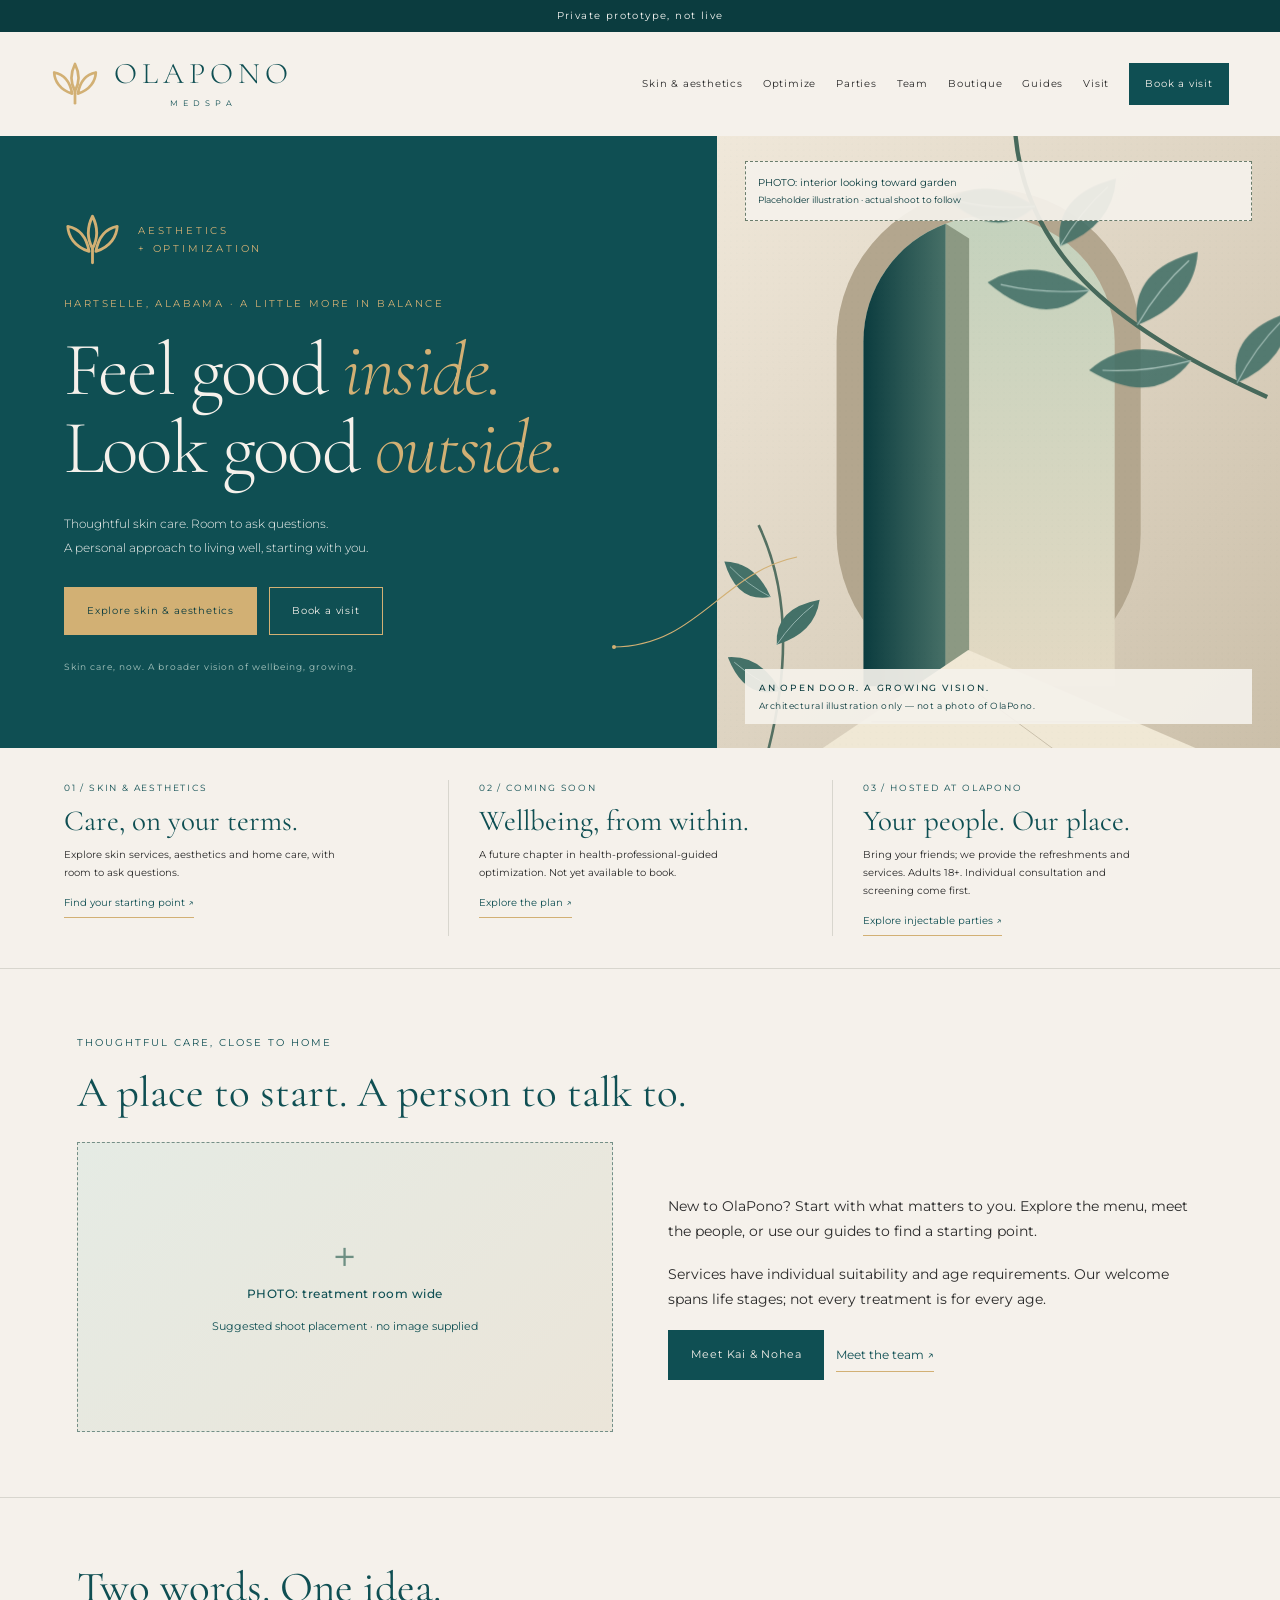
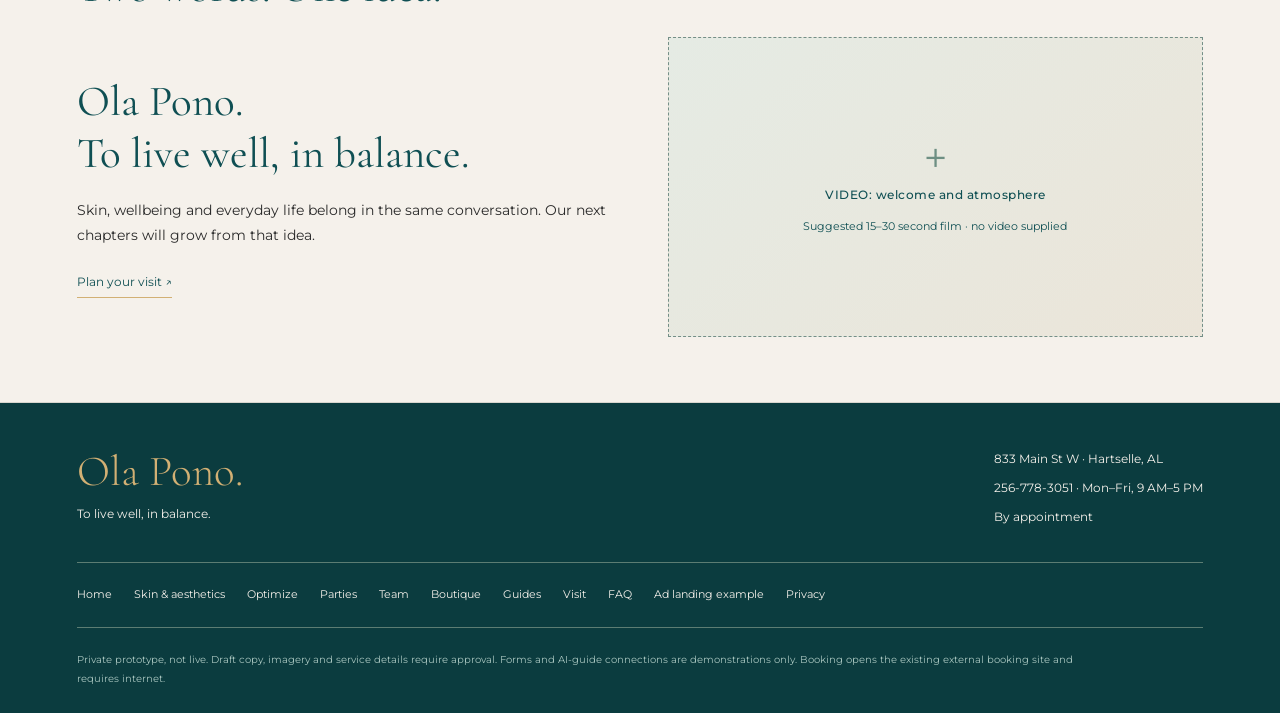
<file: index.html>
<!doctype html><html lang="en"><head><meta charset="utf-8"><meta name="viewport" content="width=device-width, initial-scale=1"><meta name="robots" content="noindex,nofollow"><meta name="theme-color" content="#0F4F53"><title>Home · OlaPono private prototype</title><link href="https://fonts.googleapis.com/css2?family=Cormorant+Garamond:ital,wght@0,300;0,400;1,300&family=Montserrat:wght@200;300;400;500&display=swap" rel="stylesheet"><link rel="stylesheet" href="prototype-base.css"><link rel="stylesheet" href="prototype.css"><script defer src="prototype.js"></script></head><body><a class="skip" href="#main">Skip to content</a><div class="notice">Private prototype, not live</div><header class="nav"><a class="brand" href="index.html" aria-label="OlaPono Medspa home"><svg viewBox="-150 -180 300 280" aria-hidden="true" fill="none" stroke="#D2B074" stroke-width="17" stroke-linecap="round" stroke-linejoin="round">
      <path d="M0 5 C-35 -60 -20 -125 0 -165 C20 -125 35 -60 0 5 Z"/>
      <path d="M-18 20 C-95 -4 -128 -60 -130 -112 C-78 -102 -32 -62 -18 20 Z"/>
      <path d="M18 20 C95 -4 128 -60 130 -112 C78 -102 32 -62 18 20 Z"/>
      <path d="M0 5 L0 80"/>
    </svg><span><span class="brand-name">OLAPONO</span><span class="brand-sub">MEDSPA</span></span></a><nav class="nav-links" aria-label="Main navigation"><a href="skin.html">Skin & aesthetics</a><a href="optimize.html">Optimize</a><a href="parties.html">Parties</a><a href="team.html">Team</a><a href="boutique.html">Boutique</a><a href="guides.html">Guides</a><a href="visit.html">Visit</a><a class="book" href="https://booking.mangomint.com/506789">Book a visit</a></nav><details class="mobile-nav"><summary>Explore +</summary><div><a href="index.html">Home</a><a href="skin.html">Skin & aesthetics</a><a href="optimize.html">Optimize</a><a href="parties.html">Parties</a><a href="team.html">Team</a><a href="boutique.html">Boutique</a><a href="guides.html">Guides</a><a href="visit.html">Visit</a><a href="faq.html">FAQ</a><a href="https://booking.mangomint.com/506789">Book a visit</a></div></details></header><main id="main"><section class="hero" aria-label="Inside and outside"><div class="inside"><div class="identity"><svg class="lockup__mark" viewBox="-150 -180 300 280" aria-hidden="true" fill="none" stroke="#D2B074" stroke-width="15" stroke-linecap="round" stroke-linejoin="round">
          <path d="M0 5 C-35 -60 -20 -125 0 -165 C20 -125 35 -60 0 5 Z"/>
          <path d="M-18 20 C-95 -4 -128 -60 -130 -112 C-78 -102 -32 -62 -18 20 Z"/>
          <path d="M18 20 C95 -4 128 -60 130 -112 C78 -102 32 -62 18 20 Z"/>
          <path d="M0 5 L0 80"/>
        </svg><p>AESTHETICS<br>+ OPTIMIZATION</p></div><p class="eyebrow">Hartselle, Alabama · A little more in balance</p><h1><span>Feel good <em>inside.</em></span><span>Look good <em>outside.</em></span></h1><p class="intro">Thoughtful skin care. Room to ask questions.<br>A personal approach to living well, starting with you.</p><div class="actions"><a class="btn primary" href="skin.html">Explore skin & aesthetics</a><a class="btn secondary" href="https://booking.mangomint.com/506789">Book a visit</a></div><p class="micro">Skin care, now. A broader vision of wellbeing, growing.</p><svg class="bridge" viewBox="0 0 190 100" fill="none" aria-hidden="true"><path d="M1 95 C85 95 110 20 185 5" stroke="#D2B074" stroke-width="1.2"/><circle cx="2" cy="95" r="2" fill="#D2B074"/></svg></div>
<div class="outside"><div class="hero-shot-label">PHOTO: interior looking toward garden<br><small>Placeholder illustration · actual shoot to follow</small></div><svg viewBox="0 0 650 720" preserveAspectRatio="xMidYMid slice" role="img" aria-label="Abstract architectural illustration of an open doorway and garden leaves; placeholder, not the actual premises"><defs><linearGradient id="wall" x1="0" y1="0" x2="1" y2="1"><stop stop-color="#f0e8da"/><stop offset="1" stop-color="#cbbfa9"/></linearGradient><linearGradient id="light" x1="0" y1="0" x2="0" y2="1"><stop stop-color="#c4d2bd"/><stop offset="1" stop-color="#e3d9c3"/></linearGradient><linearGradient id="door" x1="0" y1="0" x2="1" y2="0"><stop stop-color="#0B3C3F"/><stop offset="1" stop-color="#477067"/></linearGradient><pattern id="grain" width="7" height="7" patternUnits="userSpaceOnUse"><circle cx="2" cy="2" r=".6" fill="#0B3C3F" opacity=".035"/></pattern><g id="leaf"><path d="M0 0 Q-40 -30 -8 -84 Q22 -50 0 0Z" fill="#447168"/><path d="M0 0 Q-10 -37 -8 -73" stroke="#A8C5BF" stroke-width="1" fill="none"/></g></defs><rect width="650" height="720" fill="url(#wall)"/><rect x="138" y="68" width="351" height="574" rx="176" fill="#b3a68e"/><path d="M169 642V244a145 145 0 0 1 290 0v398Z" fill="url(#light)"/><path d="M169 642V244a145 145 0 0 1 95-136v534Z" fill="url(#door)"/><path d="M264 642V108L291 125V642Z" fill="#8c9983"/><path d="M290 600L568 720H112Z" fill="#f0e8d5"/><path d="M290 642L396 720" stroke="#c4baa5"/><path d="M178 683H480" stroke="#c4baa5"/><path d="M344 0C355 152 474 235 635 308" stroke="#47695b" stroke-width="5" fill="none"/><g opacity=".9"><use href="#leaf" transform="translate(367 88) rotate(-80) scale(1.2)"/><use href="#leaf" transform="translate(396 134) rotate(45) scale(1.2)"/><use href="#leaf" transform="translate(430 185) rotate(-80) scale(1.4)"/><use href="#leaf" transform="translate(485 225) rotate(45) scale(1.3)"/><use href="#leaf" transform="translate(547 266) rotate(-90) scale(1.4)"/><use href="#leaf" transform="translate(600 292) rotate(42) scale(1.2)"/></g><path d="M58 720 Q99 563 48 456" stroke="#547062" stroke-width="3" fill="none"/><use href="#leaf" transform="translate(73 647) rotate(-52) scale(.85)"/><use href="#leaf" transform="translate(69 594) rotate(49) scale(.85)"/><use href="#leaf" transform="translate(62 539) rotate(-47) scale(.8)"/><rect width="650" height="720" fill="url(#grain)"/></svg><div class="image-caption"><strong>AN OPEN DOOR. A GROWING VISION.</strong>Architectural illustration only — not a photo of OlaPono.</div></div></section><section class="chapters" aria-label="Explore OlaPono"><article class="chapter"><p class="kicker">01 / SKIN & AESTHETICS</p><h2>Care, on your terms.</h2><p>Explore skin services, aesthetics and home care, with room to ask questions.</p><a href="skin.html">Find your starting point ↗</a></article><article class="chapter"><p class="kicker">02 / COMING SOON</p><h2>Wellbeing, from within.</h2><p>A future chapter in health-professional-guided optimization. Not yet available to book.</p><a href="optimize.html">Explore the plan ↗</a></article><article class="chapter"><p class="kicker">03 / HOSTED AT OLAPONO</p><h2>Your people. Our place.</h2><p>Bring your friends; we provide the refreshments and services. Adults 18+. Individual consultation and screening come first.</p><a href="parties.html">Explore injectable parties ↗</a></article></section><section class="content-section"><div class="container"><p class="section-label">THOUGHTFUL CARE, CLOSE TO HOME</p><h2>A place to start. A person to talk to.</h2><div class="two-col"><div class="photo-placeholder " role="img" aria-label="PHOTO: treatment room wide placeholder"><span class="photo-icon" aria-hidden="true">＋</span><strong>PHOTO: treatment room wide</strong><small>Suggested shoot placement · no image supplied</small></div><div class="text-panel"><p>New to OlaPono? Start with what matters to you. Explore the menu, meet the people, or use our guides to find a starting point.</p><p>Services have individual suitability and age requirements. Our welcome spans life stages; not every treatment is for every age.</p><div class="actions"><a class="btn dark" href="guides.html">Meet Kai & Nohea</a><a class="text-link" href="team.html">Meet the team ↗</a></div></div></div></div></section><section class="content-section"><div class="container"><h2>Two words. One idea.</h2><div class="two-col"><div class="text-panel"><p class="large-serif">Ola Pono.<br>To live well, in balance.</p><p>Skin, wellbeing and everyday life belong in the same conversation. Our next chapters will grow from that idea.</p><a class="text-link" href="visit.html">Plan your visit ↗</a></div><div class="photo-placeholder video-placeholder" role="img" aria-label="VIDEO: welcome and atmosphere placeholder"><span class="photo-icon" aria-hidden="true">＋</span><strong>VIDEO: welcome and atmosphere</strong><small>Suggested 15–30 second film · no video supplied</small></div></div></div></section></main><footer class="site-footer"><div class="footer-top"><div><p class="footer-word">Ola Pono.</p><p>To live well, in balance.</p></div><div><p>833 Main St W · Hartselle, AL</p><p>256-778-3051 · Mon–Fri, 9 AM–5 PM</p><p>By appointment</p></div></div><nav class="footer-links" aria-label="Footer navigation"><a href="index.html">Home</a><a href="skin.html">Skin & aesthetics</a><a href="optimize.html">Optimize</a><a href="parties.html">Parties</a><a href="team.html">Team</a><a href="boutique.html">Boutique</a><a href="guides.html">Guides</a><a href="visit.html">Visit</a><a href="faq.html">FAQ</a><a href="offers/dr-a-tox.html">Ad landing example</a><a href="privacy.html">Privacy</a></nav><p class="prototype-note">Private prototype, not live. Draft copy, imagery and service details require approval. Forms and AI-guide connections are demonstrations only. Booking opens the existing external booking site and requires internet.</p></footer></body></html>
</file>
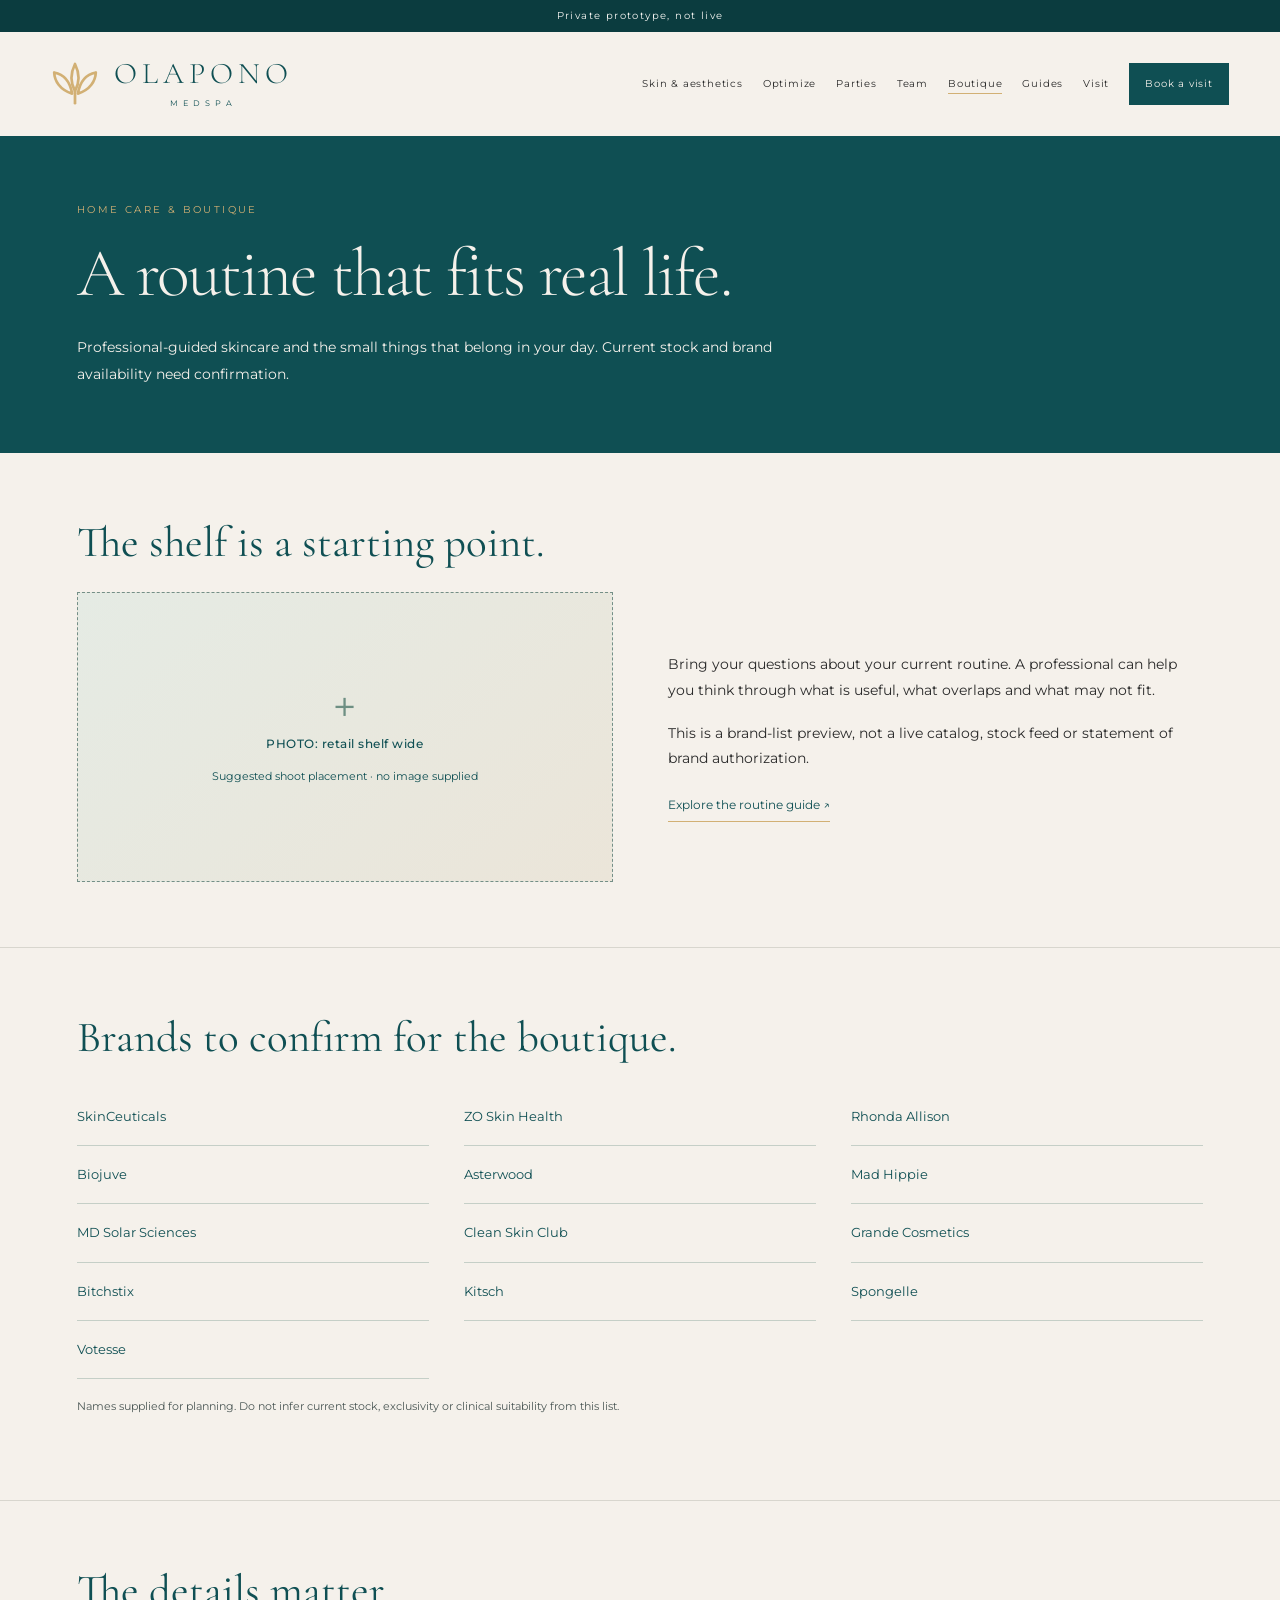
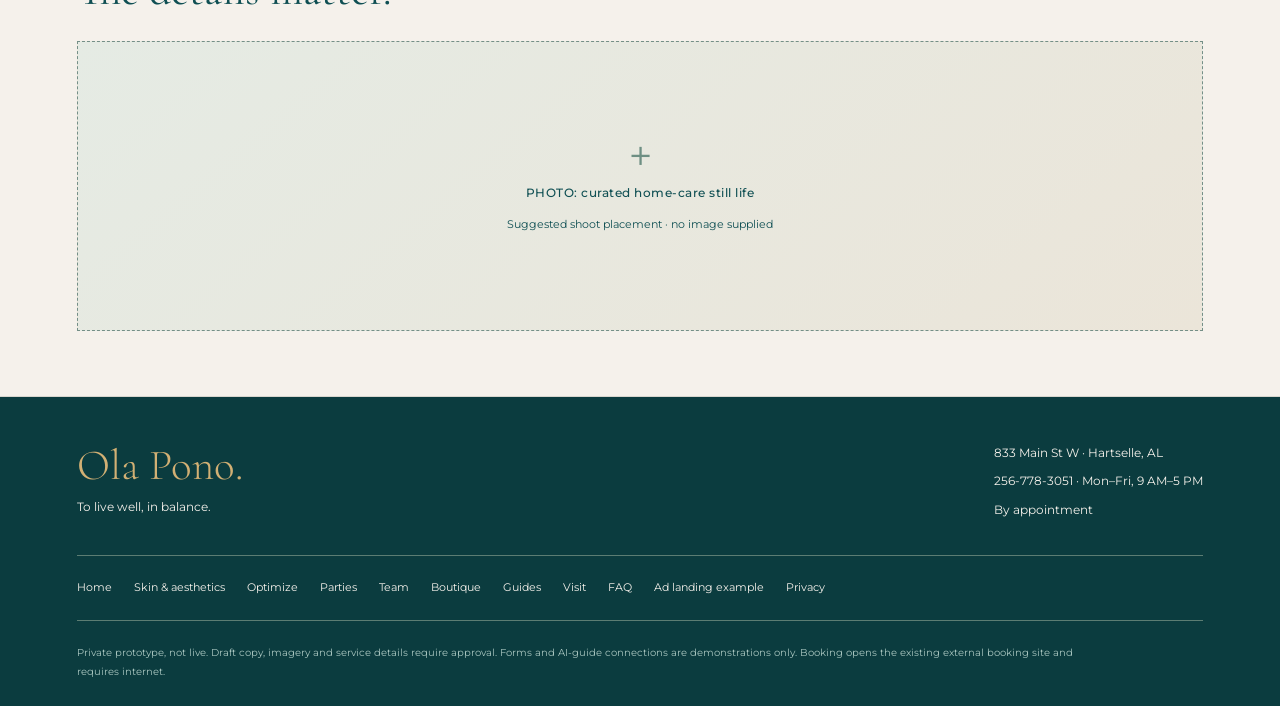
<file: boutique.html>
<!doctype html><html lang="en"><head><meta charset="utf-8"><meta name="viewport" content="width=device-width, initial-scale=1"><meta name="robots" content="noindex,nofollow"><meta name="theme-color" content="#0F4F53"><title>Boutique · OlaPono private prototype</title><link href="https://fonts.googleapis.com/css2?family=Cormorant+Garamond:ital,wght@0,300;0,400;1,300&family=Montserrat:wght@200;300;400;500&display=swap" rel="stylesheet"><link rel="stylesheet" href="prototype-base.css"><link rel="stylesheet" href="prototype.css"><script defer src="prototype.js"></script></head><body><a class="skip" href="#main">Skip to content</a><div class="notice">Private prototype, not live</div><header class="nav"><a class="brand" href="index.html" aria-label="OlaPono Medspa home"><svg viewBox="-150 -180 300 280" aria-hidden="true" fill="none" stroke="#D2B074" stroke-width="17" stroke-linecap="round" stroke-linejoin="round">
      <path d="M0 5 C-35 -60 -20 -125 0 -165 C20 -125 35 -60 0 5 Z"/>
      <path d="M-18 20 C-95 -4 -128 -60 -130 -112 C-78 -102 -32 -62 -18 20 Z"/>
      <path d="M18 20 C95 -4 128 -60 130 -112 C78 -102 32 -62 18 20 Z"/>
      <path d="M0 5 L0 80"/>
    </svg><span><span class="brand-name">OLAPONO</span><span class="brand-sub">MEDSPA</span></span></a><nav class="nav-links" aria-label="Main navigation"><a href="skin.html">Skin & aesthetics</a><a href="optimize.html">Optimize</a><a href="parties.html">Parties</a><a href="team.html">Team</a><a href="boutique.html" aria-current="page">Boutique</a><a href="guides.html">Guides</a><a href="visit.html">Visit</a><a class="book" href="https://booking.mangomint.com/506789">Book a visit</a></nav><details class="mobile-nav"><summary>Explore +</summary><div><a href="index.html">Home</a><a href="skin.html">Skin & aesthetics</a><a href="optimize.html">Optimize</a><a href="parties.html">Parties</a><a href="team.html">Team</a><a href="boutique.html" aria-current="page">Boutique</a><a href="guides.html">Guides</a><a href="visit.html">Visit</a><a href="faq.html">FAQ</a><a href="https://booking.mangomint.com/506789">Book a visit</a></div></details></header><main id="main"><section class="page-mast"><div class="container"><p class="eyebrow">HOME CARE & BOUTIQUE</p><h1>A routine that fits real life.</h1><p class="lede">Professional-guided skincare and the small things that belong in your day. Current stock and brand availability need confirmation.</p></div></section><section class="content-section"><div class="container"><h2>The shelf is a starting point.</h2><div class="two-col"><div class="photo-placeholder " role="img" aria-label="PHOTO: retail shelf wide placeholder"><span class="photo-icon" aria-hidden="true">＋</span><strong>PHOTO: retail shelf wide</strong><small>Suggested shoot placement · no image supplied</small></div><div><p>Bring your questions about your current routine. A professional can help you think through what is useful, what overlaps and what may not fit.</p><p>This is a brand-list preview, not a live catalog, stock feed or statement of brand authorization.</p><a class="text-link" href="guides.html#nohea">Explore the routine guide ↗</a></div></div></div></section><section class="content-section"><div class="container"><h2>Brands to confirm for the boutique.</h2><ul class="brand-list"><li>SkinCeuticals</li><li>ZO Skin Health</li><li>Rhonda Allison</li><li>Biojuve</li><li>Asterwood</li><li>Mad Hippie</li><li>MD Solar Sciences</li><li>Clean Skin Club</li><li>Grande Cosmetics</li><li>Bitchstix</li><li>Kitsch</li><li>Spongelle</li><li>Votesse</li></ul><p class="small">Names supplied for planning. Do not infer current stock, exclusivity or clinical suitability from this list.</p></div></section><section class="content-section"><div class="container"><h2>The details matter.</h2><div class="photo-placeholder " role="img" aria-label="PHOTO: curated home-care still life placeholder"><span class="photo-icon" aria-hidden="true">＋</span><strong>PHOTO: curated home-care still life</strong><small>Suggested shoot placement · no image supplied</small></div></div></section></main><footer class="site-footer"><div class="footer-top"><div><p class="footer-word">Ola Pono.</p><p>To live well, in balance.</p></div><div><p>833 Main St W · Hartselle, AL</p><p>256-778-3051 · Mon–Fri, 9 AM–5 PM</p><p>By appointment</p></div></div><nav class="footer-links" aria-label="Footer navigation"><a href="index.html">Home</a><a href="skin.html">Skin & aesthetics</a><a href="optimize.html">Optimize</a><a href="parties.html">Parties</a><a href="team.html">Team</a><a href="boutique.html">Boutique</a><a href="guides.html">Guides</a><a href="visit.html">Visit</a><a href="faq.html">FAQ</a><a href="offers/dr-a-tox.html">Ad landing example</a><a href="privacy.html">Privacy</a></nav><p class="prototype-note">Private prototype, not live. Draft copy, imagery and service details require approval. Forms and AI-guide connections are demonstrations only. Booking opens the existing external booking site and requires internet.</p></footer></body></html>
</file>
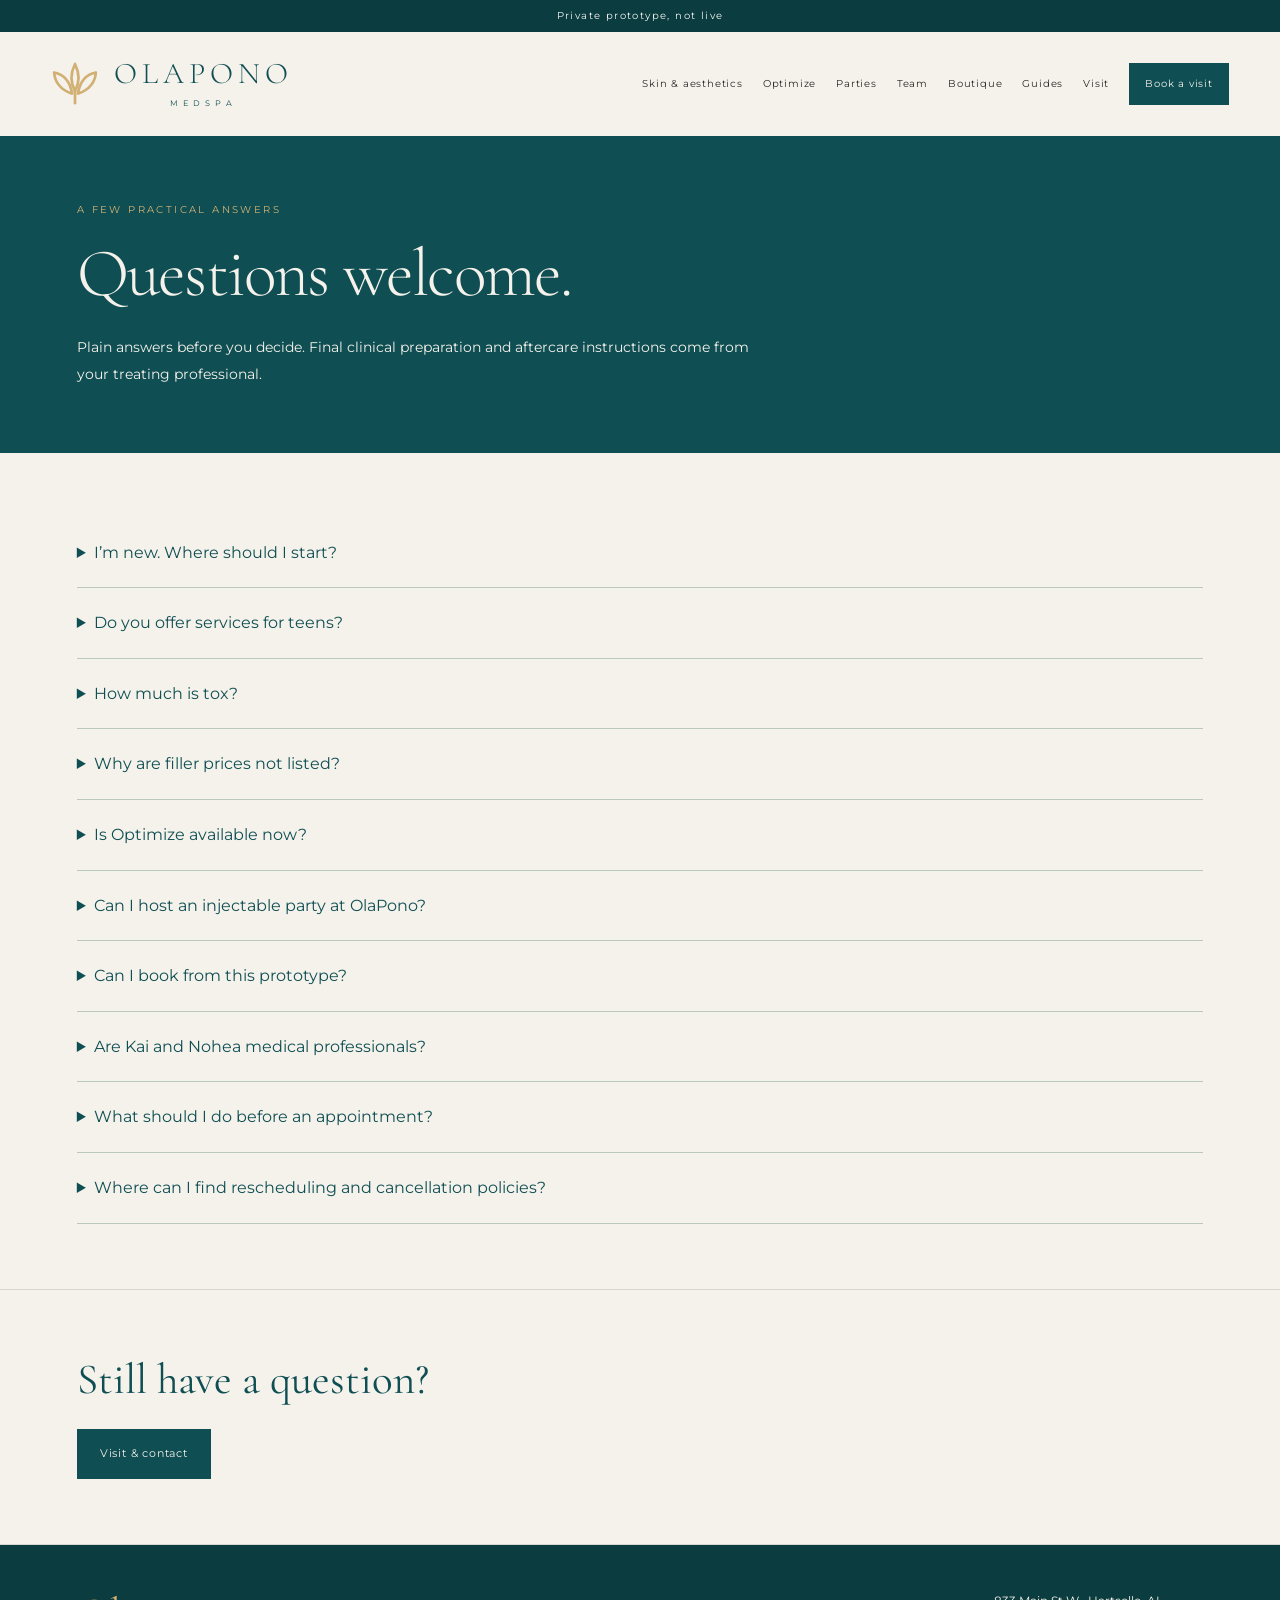
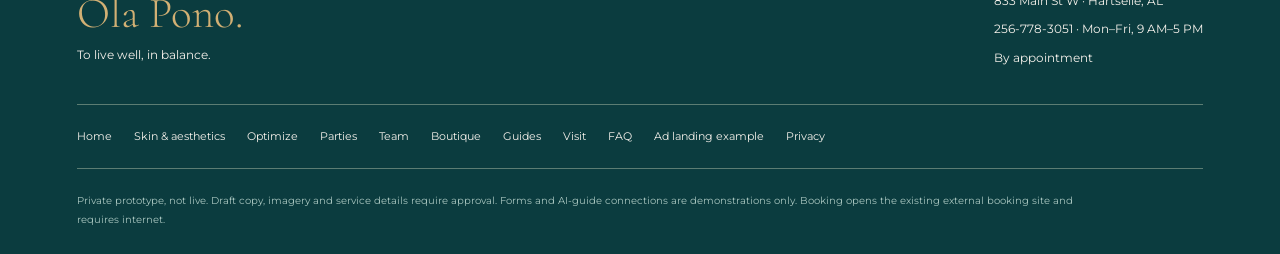
<file: faq.html>
<!doctype html><html lang="en"><head><meta charset="utf-8"><meta name="viewport" content="width=device-width, initial-scale=1"><meta name="robots" content="noindex,nofollow"><meta name="theme-color" content="#0F4F53"><title>FAQ · OlaPono private prototype</title><link href="https://fonts.googleapis.com/css2?family=Cormorant+Garamond:ital,wght@0,300;0,400;1,300&family=Montserrat:wght@200;300;400;500&display=swap" rel="stylesheet"><link rel="stylesheet" href="prototype-base.css"><link rel="stylesheet" href="prototype.css"><script defer src="prototype.js"></script></head><body><a class="skip" href="#main">Skip to content</a><div class="notice">Private prototype, not live</div><header class="nav"><a class="brand" href="index.html" aria-label="OlaPono Medspa home"><svg viewBox="-150 -180 300 280" aria-hidden="true" fill="none" stroke="#D2B074" stroke-width="17" stroke-linecap="round" stroke-linejoin="round">
      <path d="M0 5 C-35 -60 -20 -125 0 -165 C20 -125 35 -60 0 5 Z"/>
      <path d="M-18 20 C-95 -4 -128 -60 -130 -112 C-78 -102 -32 -62 -18 20 Z"/>
      <path d="M18 20 C95 -4 128 -60 130 -112 C78 -102 32 -62 18 20 Z"/>
      <path d="M0 5 L0 80"/>
    </svg><span><span class="brand-name">OLAPONO</span><span class="brand-sub">MEDSPA</span></span></a><nav class="nav-links" aria-label="Main navigation"><a href="skin.html">Skin & aesthetics</a><a href="optimize.html">Optimize</a><a href="parties.html">Parties</a><a href="team.html">Team</a><a href="boutique.html">Boutique</a><a href="guides.html">Guides</a><a href="visit.html">Visit</a><a class="book" href="https://booking.mangomint.com/506789">Book a visit</a></nav><details class="mobile-nav"><summary>Explore +</summary><div><a href="index.html">Home</a><a href="skin.html">Skin & aesthetics</a><a href="optimize.html">Optimize</a><a href="parties.html">Parties</a><a href="team.html">Team</a><a href="boutique.html">Boutique</a><a href="guides.html">Guides</a><a href="visit.html">Visit</a><a href="faq.html">FAQ</a><a href="https://booking.mangomint.com/506789">Book a visit</a></div></details></header><main id="main"><section class="page-mast"><div class="container"><p class="eyebrow">A FEW PRACTICAL ANSWERS</p><h1>Questions welcome.</h1><p class="lede">Plain answers before you decide. Final clinical preparation and aftercare instructions come from your treating professional.</p></div></section><section class="content-section"><div class="container faq-list"><details><summary>I’m new. Where should I start?</summary><p>Browse Skin & Aesthetics, or contact the team to discuss the right starting point. The AI guides are optional; you can always speak with a person.</p></details><details><summary>Do you offer services for teens?</summary><p>We want age-appropriate skin care to feel welcoming. Individual services have age restrictions and consent requirements; contact the team about suitability and guardian involvement. Adult aesthetics and optimization are not teen pathways.</p></details><details><summary>How much is tox?</summary><p>The draft general range is $6–7/unit, with an example campaign offer of $6/unit. The applicable rate, conditions and units must be confirmed with the team. Total treatment cost depends on clinician assessment.</p></details><details><summary>Why are filler prices not listed?</summary><p>Lip filler and facial balancing are consultation-led. Suitability, the plan and the cost are discussed privately before you decide.</p></details><details><summary>Is Optimize available now?</summary><p>No. It is a planned future chapter. Scope, oversight, eligibility and options are still being established.</p></details><details><summary>Can I host an injectable party at OlaPono?</summary><p>Yes, contact the team to discuss dates and group details. You bring your people; we provide the refreshments and services. Adults 18+ only. Each injectable treatment requires individual consultation and medical screening. Alcohol is not served to anyone receiving injections. <a href="parties.html">Explore injectable parties.</a></p></details><details><summary>Can I book from this prototype?</summary><p>Book buttons open the existing external Mangomint booking site and require internet. No booking is submitted by this prototype.</p></details><details><summary>Are Kai and Nohea medical professionals?</summary><p>No. They are AI guides, not clinicians. In this prototype their cards are not connected. Do not enter sensitive health information.</p></details><details><summary>What should I do before an appointment?</summary><p>Ask the treating team for instructions specific to your appointment. Preparation varies; do not rely on a general website as personal medical advice.</p></details><details><summary>Where can I find rescheduling and cancellation policies?</summary><p>The team must confirm the current policies and how they are displayed in booking. No policy or fee is invented in this prototype.</p></details></div></section><section class="content-section"><div class="container"><h2>Still have a question?</h2><a class="btn dark" href="visit.html">Visit & contact</a></div></section></main><footer class="site-footer"><div class="footer-top"><div><p class="footer-word">Ola Pono.</p><p>To live well, in balance.</p></div><div><p>833 Main St W · Hartselle, AL</p><p>256-778-3051 · Mon–Fri, 9 AM–5 PM</p><p>By appointment</p></div></div><nav class="footer-links" aria-label="Footer navigation"><a href="index.html">Home</a><a href="skin.html">Skin & aesthetics</a><a href="optimize.html">Optimize</a><a href="parties.html">Parties</a><a href="team.html">Team</a><a href="boutique.html">Boutique</a><a href="guides.html">Guides</a><a href="visit.html">Visit</a><a href="faq.html">FAQ</a><a href="offers/dr-a-tox.html">Ad landing example</a><a href="privacy.html">Privacy</a></nav><p class="prototype-note">Private prototype, not live. Draft copy, imagery and service details require approval. Forms and AI-guide connections are demonstrations only. Booking opens the existing external booking site and requires internet.</p></footer></body></html>
</file>
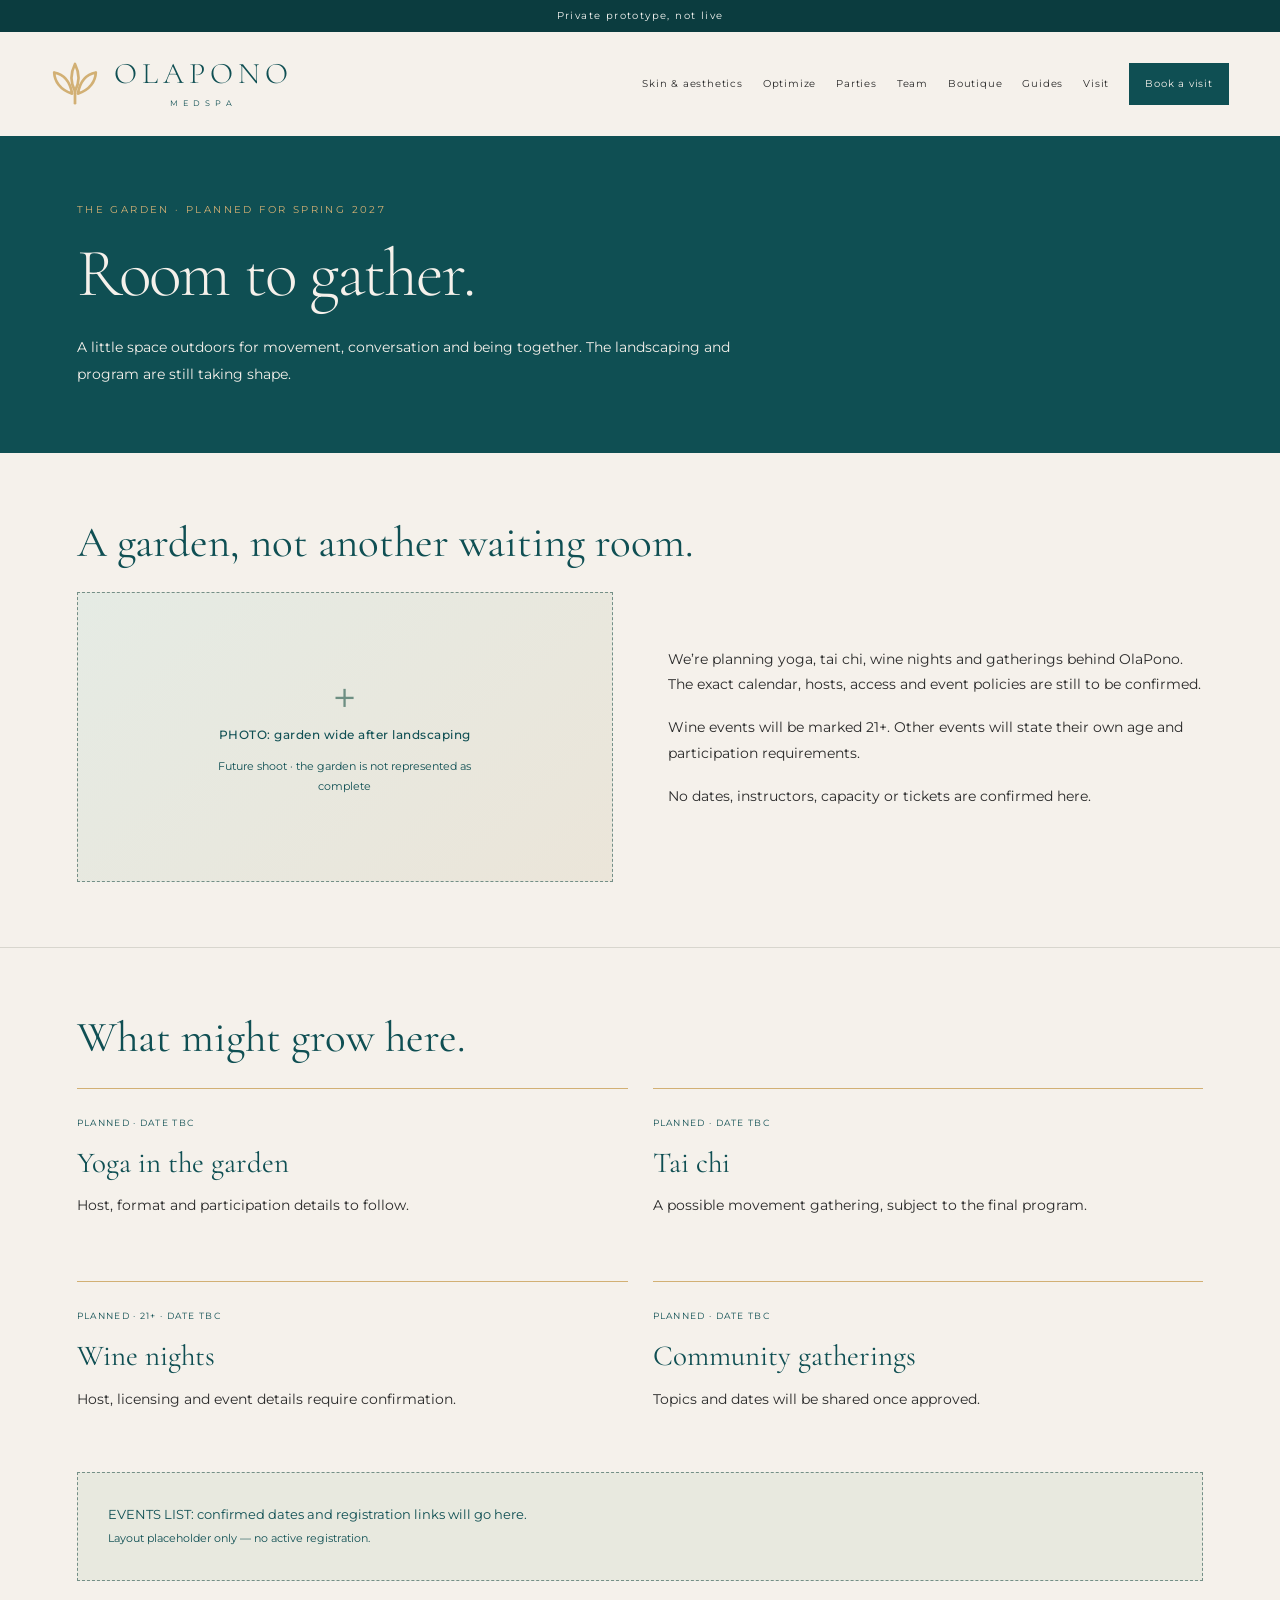
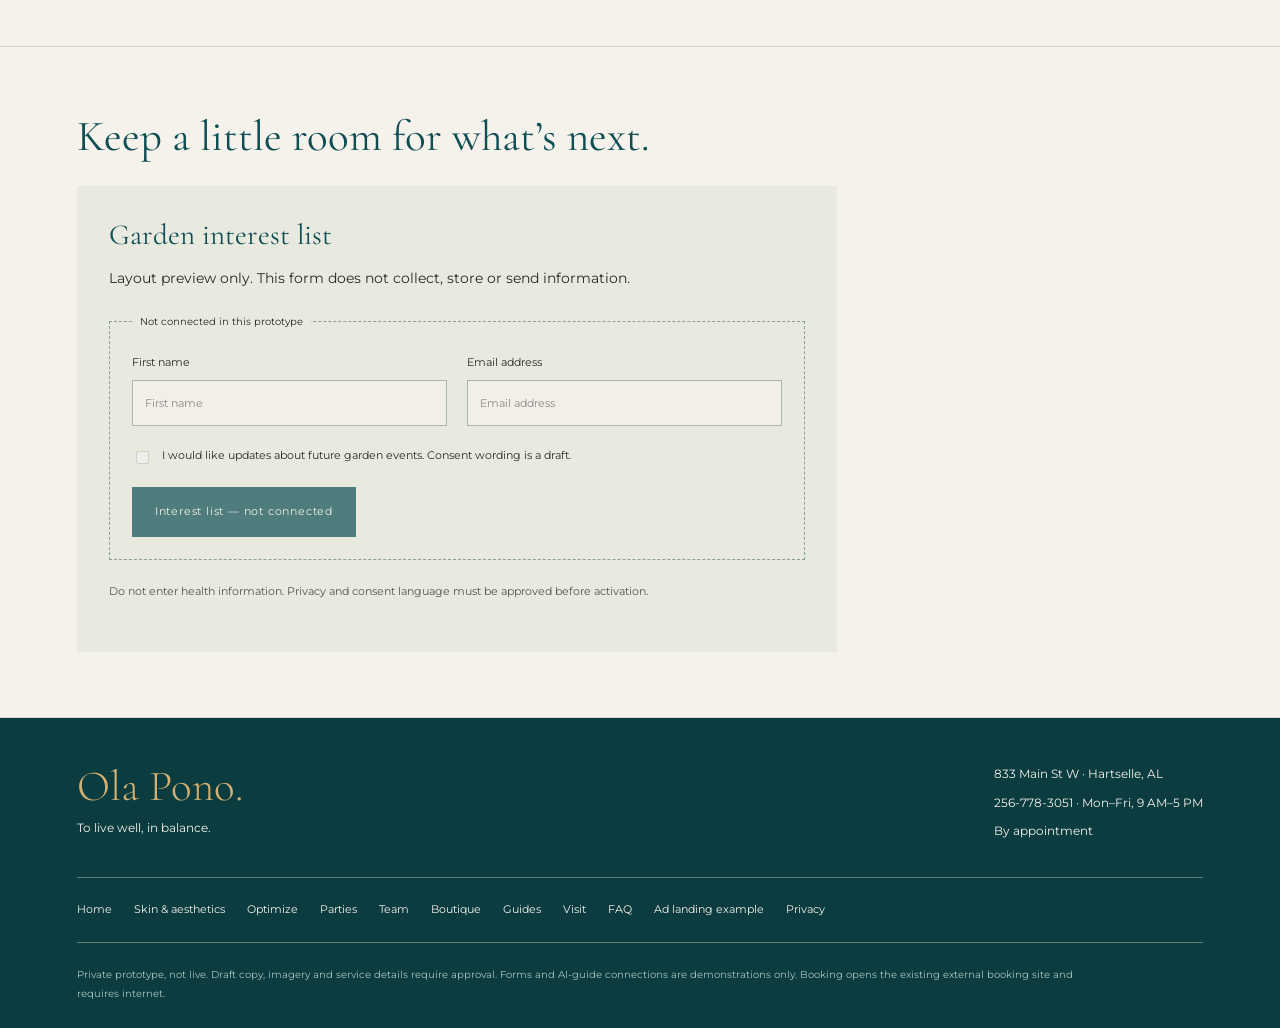
<file: garden-later.html>
<!doctype html><html lang="en"><head><meta charset="utf-8"><meta name="viewport" content="width=device-width, initial-scale=1"><meta name="robots" content="noindex,nofollow"><meta name="theme-color" content="#0F4F53"><title>The Garden · OlaPono private prototype</title><link href="https://fonts.googleapis.com/css2?family=Cormorant+Garamond:ital,wght@0,300;0,400;1,300&family=Montserrat:wght@200;300;400;500&display=swap" rel="stylesheet"><link rel="stylesheet" href="prototype-base.css"><link rel="stylesheet" href="prototype.css"><script defer src="prototype.js"></script></head><body><a class="skip" href="#main">Skip to content</a><div class="notice">Private prototype, not live</div><header class="nav"><a class="brand" href="index.html" aria-label="OlaPono Medspa home"><svg viewBox="-150 -180 300 280" aria-hidden="true" fill="none" stroke="#D2B074" stroke-width="17" stroke-linecap="round" stroke-linejoin="round">
      <path d="M0 5 C-35 -60 -20 -125 0 -165 C20 -125 35 -60 0 5 Z"/>
      <path d="M-18 20 C-95 -4 -128 -60 -130 -112 C-78 -102 -32 -62 -18 20 Z"/>
      <path d="M18 20 C95 -4 128 -60 130 -112 C78 -102 32 -62 18 20 Z"/>
      <path d="M0 5 L0 80"/>
    </svg><span><span class="brand-name">OLAPONO</span><span class="brand-sub">MEDSPA</span></span></a><nav class="nav-links" aria-label="Main navigation"><a href="skin.html">Skin & aesthetics</a><a href="optimize.html">Optimize</a><a href="parties.html">Parties</a><a href="team.html">Team</a><a href="boutique.html">Boutique</a><a href="guides.html">Guides</a><a href="visit.html">Visit</a><a class="book" href="https://booking.mangomint.com/506789">Book a visit</a></nav><details class="mobile-nav"><summary>Explore +</summary><div><a href="index.html">Home</a><a href="skin.html">Skin & aesthetics</a><a href="optimize.html">Optimize</a><a href="parties.html">Parties</a><a href="team.html">Team</a><a href="boutique.html">Boutique</a><a href="guides.html">Guides</a><a href="visit.html">Visit</a><a href="faq.html">FAQ</a><a href="https://booking.mangomint.com/506789">Book a visit</a></div></details></header><main id="main"><section class="page-mast"><div class="container"><p class="eyebrow">THE GARDEN · PLANNED FOR SPRING 2027</p><h1>Room to gather.</h1><p class="lede">A little space outdoors for movement, conversation and being together. The landscaping and program are still taking shape.</p></div></section><section class="content-section"><div class="container"><h2>A garden, not another waiting room.</h2><div class="two-col"><div class="photo-placeholder " role="img" aria-label="PHOTO: garden wide after landscaping placeholder"><span class="photo-icon" aria-hidden="true">＋</span><strong>PHOTO: garden wide after landscaping</strong><small>Future shoot · the garden is not represented as complete</small></div><div><p>We’re planning yoga, tai chi, wine nights and gatherings behind OlaPono. The exact calendar, hosts, access and event policies are still to be confirmed.</p><p>Wine events will be marked 21+. Other events will state their own age and participation requirements.</p><p>No dates, instructors, capacity or tickets are confirmed here.</p></div></div></div></section><section class="content-section"><div class="container"><h2>What might grow here.</h2><div class="event-list"><article><span>PLANNED · DATE TBC</span><h3>Yoga in the garden</h3><p>Host, format and participation details to follow.</p></article><article><span>PLANNED · DATE TBC</span><h3>Tai chi</h3><p>A possible movement gathering, subject to the final program.</p></article><article><span>PLANNED · 21+ · DATE TBC</span><h3>Wine nights</h3><p>Host, licensing and event details require confirmation.</p></article><article><span>PLANNED · DATE TBC</span><h3>Community gatherings</h3><p>Topics and dates will be shared once approved.</p></article></div><div class="empty-placeholder">EVENTS LIST: confirmed dates and registration links will go here.<br><small>Layout placeholder only — no active registration.</small></div></div></section><section class="content-section"><div class="container"><h2>Keep a little room for what’s next.</h2><div class="form-demo"><h3>Garden interest list</h3><p>Layout preview only. This form does not collect, store or send information.</p><fieldset disabled><legend>Not connected in this prototype</legend><div class="form-grid"><label>First name<input type="text" placeholder="First name" autocomplete="off"></label><label>Email address<input type="email" placeholder="Email address" autocomplete="off"></label></div><label class="consent"><input type="checkbox"> I would like updates about future garden events. Consent wording is a draft.</label><button class="btn dark" type="button" disabled>Interest list — not connected</button></fieldset><p class="small">Do not enter health information. Privacy and consent language must be approved before activation.</p></div></div></section></main><footer class="site-footer"><div class="footer-top"><div><p class="footer-word">Ola Pono.</p><p>To live well, in balance.</p></div><div><p>833 Main St W · Hartselle, AL</p><p>256-778-3051 · Mon–Fri, 9 AM–5 PM</p><p>By appointment</p></div></div><nav class="footer-links" aria-label="Footer navigation"><a href="index.html">Home</a><a href="skin.html">Skin & aesthetics</a><a href="optimize.html">Optimize</a><a href="parties.html">Parties</a><a href="team.html">Team</a><a href="boutique.html">Boutique</a><a href="guides.html">Guides</a><a href="visit.html">Visit</a><a href="faq.html">FAQ</a><a href="offers/dr-a-tox.html">Ad landing example</a><a href="privacy.html">Privacy</a></nav><p class="prototype-note">Private prototype, not live. Draft copy, imagery and service details require approval. Forms and AI-guide connections are demonstrations only. Booking opens the existing external booking site and requires internet.</p></footer></body></html>
</file>
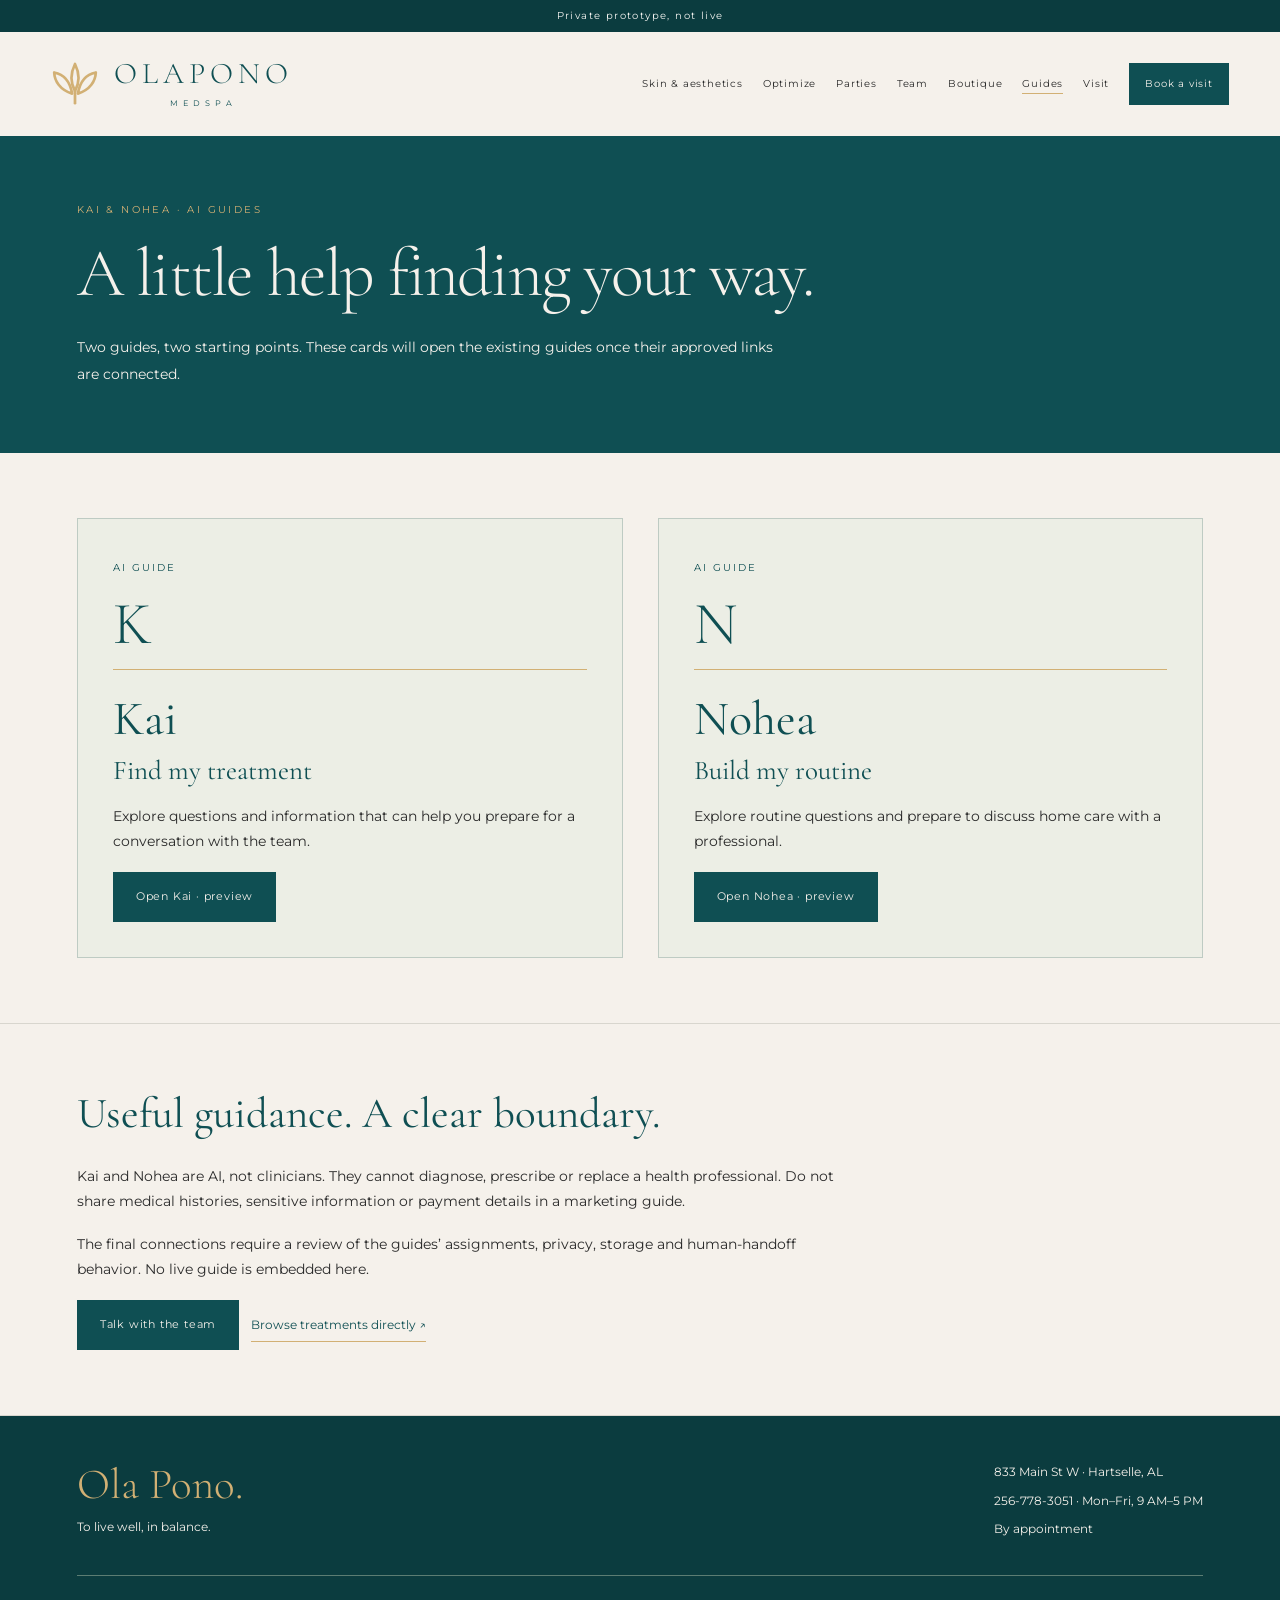
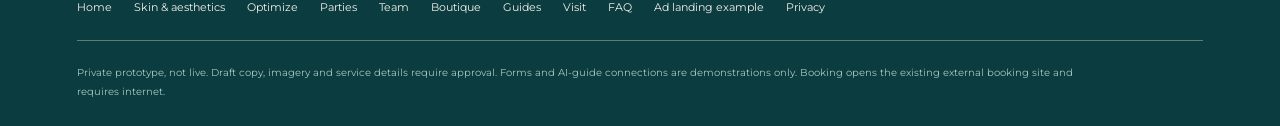
<file: guides.html>
<!doctype html><html lang="en"><head><meta charset="utf-8"><meta name="viewport" content="width=device-width, initial-scale=1"><meta name="robots" content="noindex,nofollow"><meta name="theme-color" content="#0F4F53"><title>Kai &amp; Nohea · Guides · OlaPono private prototype</title><link href="https://fonts.googleapis.com/css2?family=Cormorant+Garamond:ital,wght@0,300;0,400;1,300&family=Montserrat:wght@200;300;400;500&display=swap" rel="stylesheet"><link rel="stylesheet" href="prototype-base.css"><link rel="stylesheet" href="prototype.css"><script defer src="prototype.js"></script></head><body><a class="skip" href="#main">Skip to content</a><div class="notice">Private prototype, not live</div><header class="nav"><a class="brand" href="index.html" aria-label="OlaPono Medspa home"><svg viewBox="-150 -180 300 280" aria-hidden="true" fill="none" stroke="#D2B074" stroke-width="17" stroke-linecap="round" stroke-linejoin="round">
      <path d="M0 5 C-35 -60 -20 -125 0 -165 C20 -125 35 -60 0 5 Z"/>
      <path d="M-18 20 C-95 -4 -128 -60 -130 -112 C-78 -102 -32 -62 -18 20 Z"/>
      <path d="M18 20 C95 -4 128 -60 130 -112 C78 -102 32 -62 18 20 Z"/>
      <path d="M0 5 L0 80"/>
    </svg><span><span class="brand-name">OLAPONO</span><span class="brand-sub">MEDSPA</span></span></a><nav class="nav-links" aria-label="Main navigation"><a href="skin.html">Skin & aesthetics</a><a href="optimize.html">Optimize</a><a href="parties.html">Parties</a><a href="team.html">Team</a><a href="boutique.html">Boutique</a><a href="guides.html" aria-current="page">Guides</a><a href="visit.html">Visit</a><a class="book" href="https://booking.mangomint.com/506789">Book a visit</a></nav><details class="mobile-nav"><summary>Explore +</summary><div><a href="index.html">Home</a><a href="skin.html">Skin & aesthetics</a><a href="optimize.html">Optimize</a><a href="parties.html">Parties</a><a href="team.html">Team</a><a href="boutique.html">Boutique</a><a href="guides.html" aria-current="page">Guides</a><a href="visit.html">Visit</a><a href="faq.html">FAQ</a><a href="https://booking.mangomint.com/506789">Book a visit</a></div></details></header><main id="main"><section class="page-mast"><div class="container"><p class="eyebrow">KAI & NOHEA · AI GUIDES</p><h1>A little help finding your way.</h1><p class="lede">Two guides, two starting points. These cards will open the existing guides once their approved links are connected.</p></div></section><section class="content-section"><div class="container"><div class="guide-grid"><article class="guide-card" id="kai"><span class="section-label">AI GUIDE</span><div class="guide-glyph" aria-hidden="true">K</div><h2>Kai</h2><h3>Find my treatment</h3><p>Explore questions and information that can help you prepare for a conversation with the team.</p><button class="btn dark" type="button" data-demo="kai-notice">Open Kai · preview</button><p class="demo-message" id="kai-notice" hidden role="status">This will open the existing Kai guide. Its approved URL is not connected in this local prototype. No key or private configuration is included.</p></article><article class="guide-card" id="nohea"><span class="section-label">AI GUIDE</span><div class="guide-glyph" aria-hidden="true">N</div><h2>Nohea</h2><h3>Build my routine</h3><p>Explore routine questions and prepare to discuss home care with a professional.</p><button class="btn dark" type="button" data-demo="nohea-notice">Open Nohea · preview</button><p class="demo-message" id="nohea-notice" hidden role="status">This will open the existing Nohea guide. Its approved URL is not connected in this local prototype. No key or private configuration is included.</p></article></div></div></section><section class="content-section"><div class="container"><h2>Useful guidance. A clear boundary.</h2><p>Kai and Nohea are AI, not clinicians. They cannot diagnose, prescribe or replace a health professional. Do not share medical histories, sensitive information or payment details in a marketing guide.</p><p>The final connections require a review of the guides’ assignments, privacy, storage and human-handoff behavior. No live guide is embedded here.</p><div class="actions"><a class="btn dark" href="visit.html">Talk with the team</a><a class="text-link" href="skin.html">Browse treatments directly ↗</a></div></div></section></main><footer class="site-footer"><div class="footer-top"><div><p class="footer-word">Ola Pono.</p><p>To live well, in balance.</p></div><div><p>833 Main St W · Hartselle, AL</p><p>256-778-3051 · Mon–Fri, 9 AM–5 PM</p><p>By appointment</p></div></div><nav class="footer-links" aria-label="Footer navigation"><a href="index.html">Home</a><a href="skin.html">Skin & aesthetics</a><a href="optimize.html">Optimize</a><a href="parties.html">Parties</a><a href="team.html">Team</a><a href="boutique.html">Boutique</a><a href="guides.html">Guides</a><a href="visit.html">Visit</a><a href="faq.html">FAQ</a><a href="offers/dr-a-tox.html">Ad landing example</a><a href="privacy.html">Privacy</a></nav><p class="prototype-note">Private prototype, not live. Draft copy, imagery and service details require approval. Forms and AI-guide connections are demonstrations only. Booking opens the existing external booking site and requires internet.</p></footer></body></html>
</file>
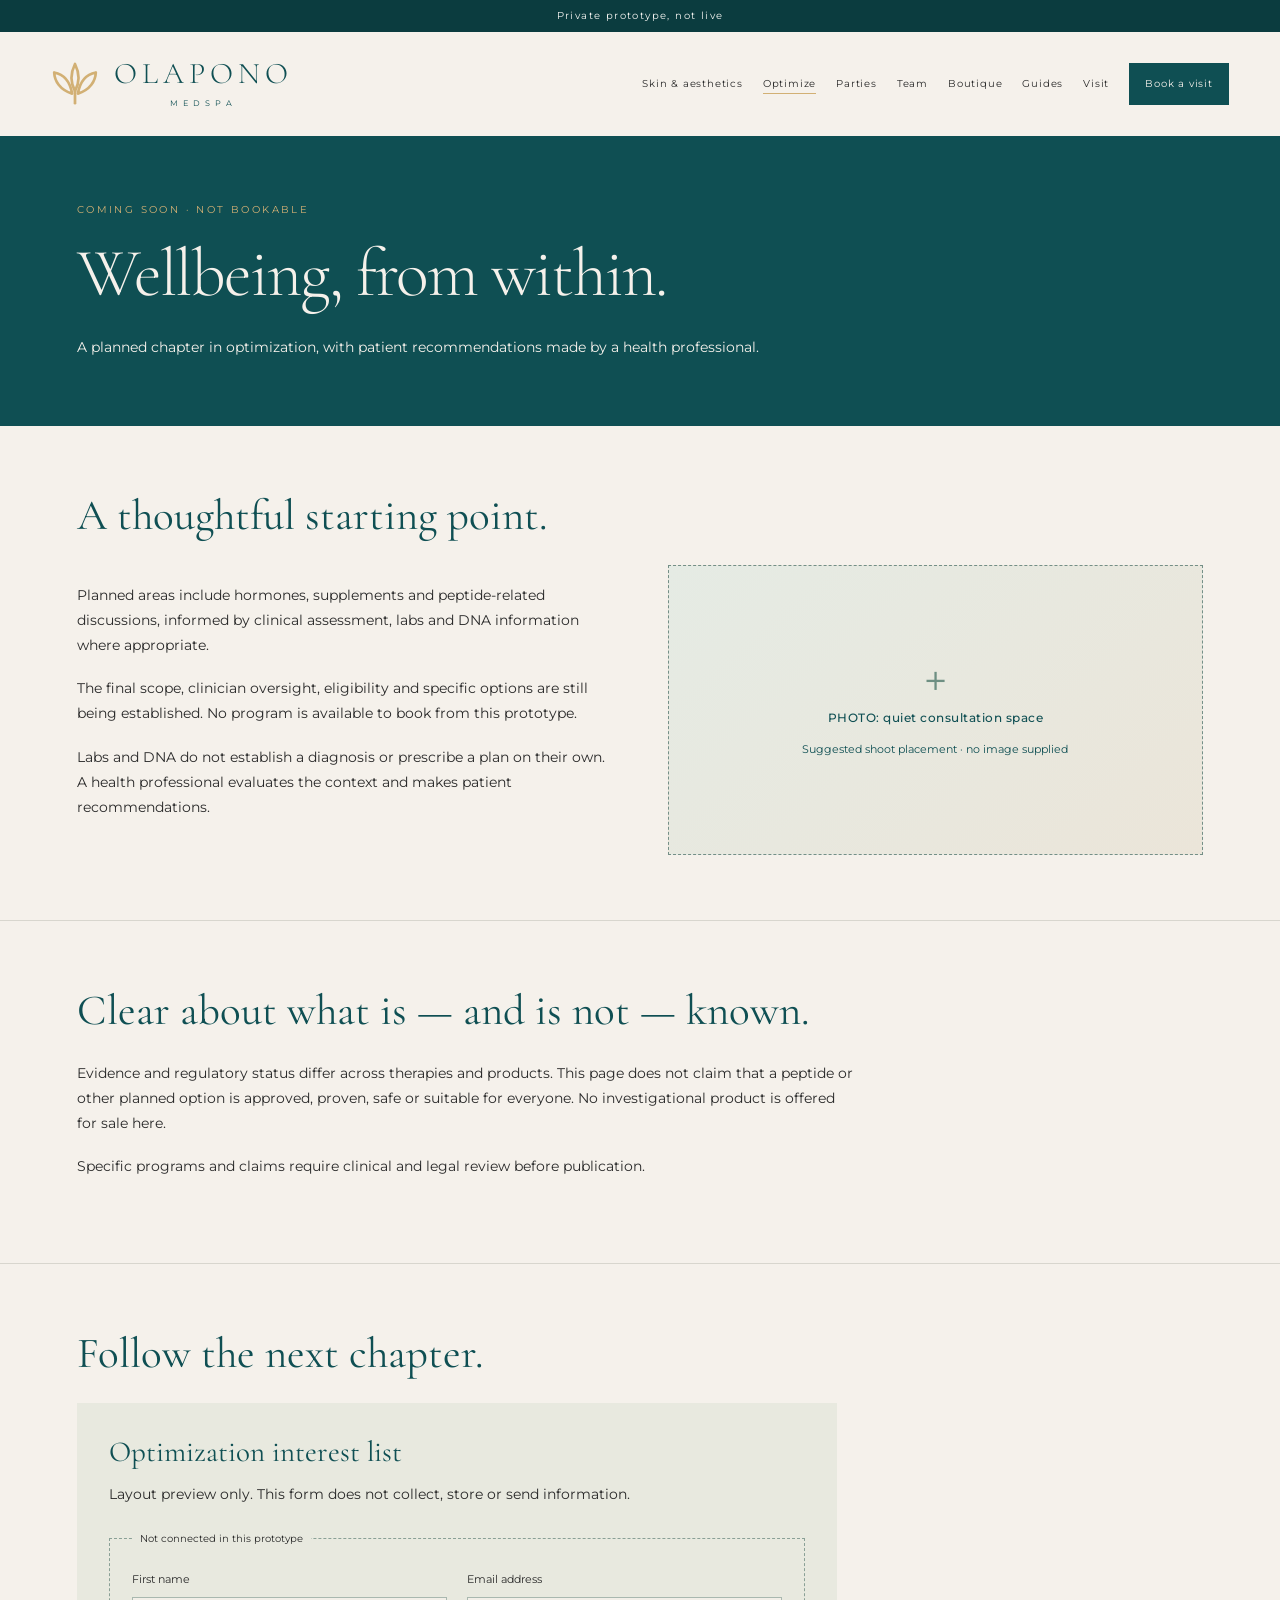
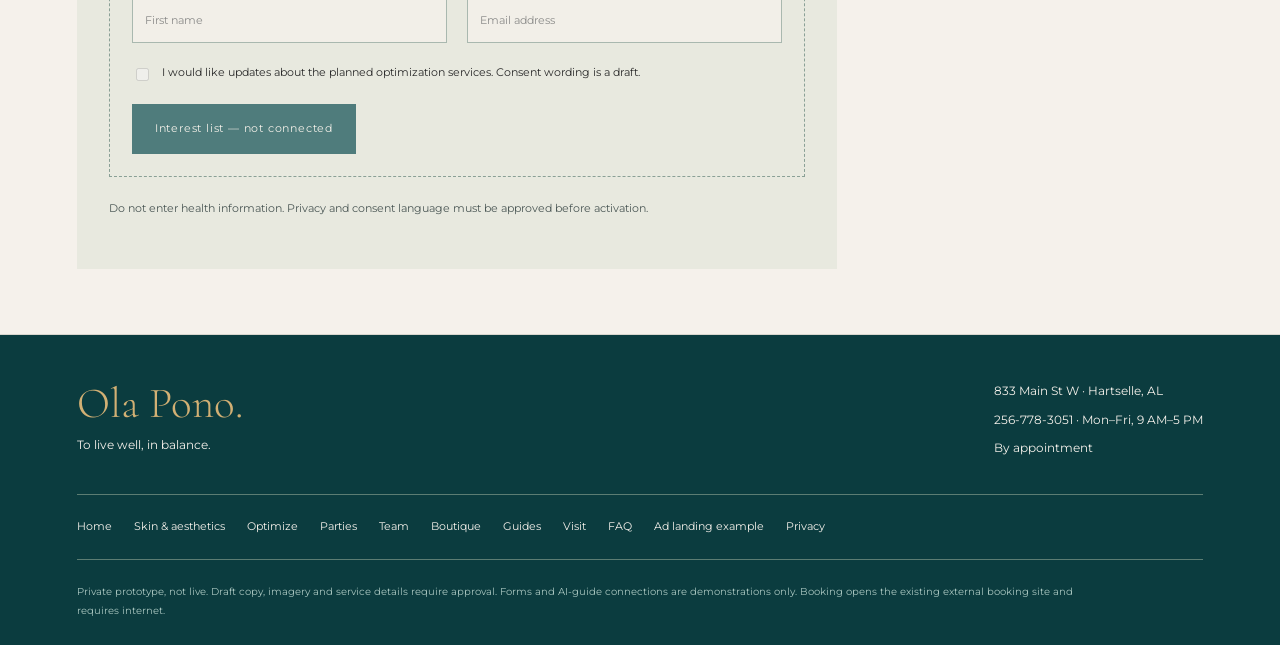
<file: optimize.html>
<!doctype html><html lang="en"><head><meta charset="utf-8"><meta name="viewport" content="width=device-width, initial-scale=1"><meta name="robots" content="noindex,nofollow"><meta name="theme-color" content="#0F4F53"><title>Optimize · Coming Soon · OlaPono private prototype</title><link href="https://fonts.googleapis.com/css2?family=Cormorant+Garamond:ital,wght@0,300;0,400;1,300&family=Montserrat:wght@200;300;400;500&display=swap" rel="stylesheet"><link rel="stylesheet" href="prototype-base.css"><link rel="stylesheet" href="prototype.css"><script defer src="prototype.js"></script></head><body><a class="skip" href="#main">Skip to content</a><div class="notice">Private prototype, not live</div><header class="nav"><a class="brand" href="index.html" aria-label="OlaPono Medspa home"><svg viewBox="-150 -180 300 280" aria-hidden="true" fill="none" stroke="#D2B074" stroke-width="17" stroke-linecap="round" stroke-linejoin="round">
      <path d="M0 5 C-35 -60 -20 -125 0 -165 C20 -125 35 -60 0 5 Z"/>
      <path d="M-18 20 C-95 -4 -128 -60 -130 -112 C-78 -102 -32 -62 -18 20 Z"/>
      <path d="M18 20 C95 -4 128 -60 130 -112 C78 -102 32 -62 18 20 Z"/>
      <path d="M0 5 L0 80"/>
    </svg><span><span class="brand-name">OLAPONO</span><span class="brand-sub">MEDSPA</span></span></a><nav class="nav-links" aria-label="Main navigation"><a href="skin.html">Skin & aesthetics</a><a href="optimize.html" aria-current="page">Optimize</a><a href="parties.html">Parties</a><a href="team.html">Team</a><a href="boutique.html">Boutique</a><a href="guides.html">Guides</a><a href="visit.html">Visit</a><a class="book" href="https://booking.mangomint.com/506789">Book a visit</a></nav><details class="mobile-nav"><summary>Explore +</summary><div><a href="index.html">Home</a><a href="skin.html">Skin & aesthetics</a><a href="optimize.html" aria-current="page">Optimize</a><a href="parties.html">Parties</a><a href="team.html">Team</a><a href="boutique.html">Boutique</a><a href="guides.html">Guides</a><a href="visit.html">Visit</a><a href="faq.html">FAQ</a><a href="https://booking.mangomint.com/506789">Book a visit</a></div></details></header><main id="main"><section class="page-mast"><div class="container"><p class="eyebrow">COMING SOON · NOT BOOKABLE</p><h1>Wellbeing, from within.</h1><p class="lede">A planned chapter in optimization, with patient recommendations made by a health professional.</p></div></section><section class="content-section"><div class="container"><h2>A thoughtful starting point.</h2><div class="two-col"><div><p>Planned areas include hormones, supplements and peptide-related discussions, informed by clinical assessment, labs and DNA information where appropriate.</p><p>The final scope, clinician oversight, eligibility and specific options are still being established. No program is available to book from this prototype.</p><p>Labs and DNA do not establish a diagnosis or prescribe a plan on their own. A health professional evaluates the context and makes patient recommendations.</p></div><div class="photo-placeholder " role="img" aria-label="PHOTO: quiet consultation space placeholder"><span class="photo-icon" aria-hidden="true">＋</span><strong>PHOTO: quiet consultation space</strong><small>Suggested shoot placement · no image supplied</small></div></div></div></section><section class="content-section"><div class="container"><h2>Clear about what is — and is not — known.</h2><p>Evidence and regulatory status differ across therapies and products. This page does not claim that a peptide or other planned option is approved, proven, safe or suitable for everyone. No investigational product is offered for sale here.</p><p>Specific programs and claims require clinical and legal review before publication.</p></div></section><section class="content-section"><div class="container"><h2>Follow the next chapter.</h2><div class="form-demo"><h3>Optimization interest list</h3><p>Layout preview only. This form does not collect, store or send information.</p><fieldset disabled><legend>Not connected in this prototype</legend><div class="form-grid"><label>First name<input type="text" placeholder="First name" autocomplete="off"></label><label>Email address<input type="email" placeholder="Email address" autocomplete="off"></label></div><label class="consent"><input type="checkbox"> I would like updates about the planned optimization services. Consent wording is a draft.</label><button class="btn dark" type="button" disabled>Interest list — not connected</button></fieldset><p class="small">Do not enter health information. Privacy and consent language must be approved before activation.</p></div></div></section></main><footer class="site-footer"><div class="footer-top"><div><p class="footer-word">Ola Pono.</p><p>To live well, in balance.</p></div><div><p>833 Main St W · Hartselle, AL</p><p>256-778-3051 · Mon–Fri, 9 AM–5 PM</p><p>By appointment</p></div></div><nav class="footer-links" aria-label="Footer navigation"><a href="index.html">Home</a><a href="skin.html">Skin & aesthetics</a><a href="optimize.html">Optimize</a><a href="parties.html">Parties</a><a href="team.html">Team</a><a href="boutique.html">Boutique</a><a href="guides.html">Guides</a><a href="visit.html">Visit</a><a href="faq.html">FAQ</a><a href="offers/dr-a-tox.html">Ad landing example</a><a href="privacy.html">Privacy</a></nav><p class="prototype-note">Private prototype, not live. Draft copy, imagery and service details require approval. Forms and AI-guide connections are demonstrations only. Booking opens the existing external booking site and requires internet.</p></footer></body></html>
</file>
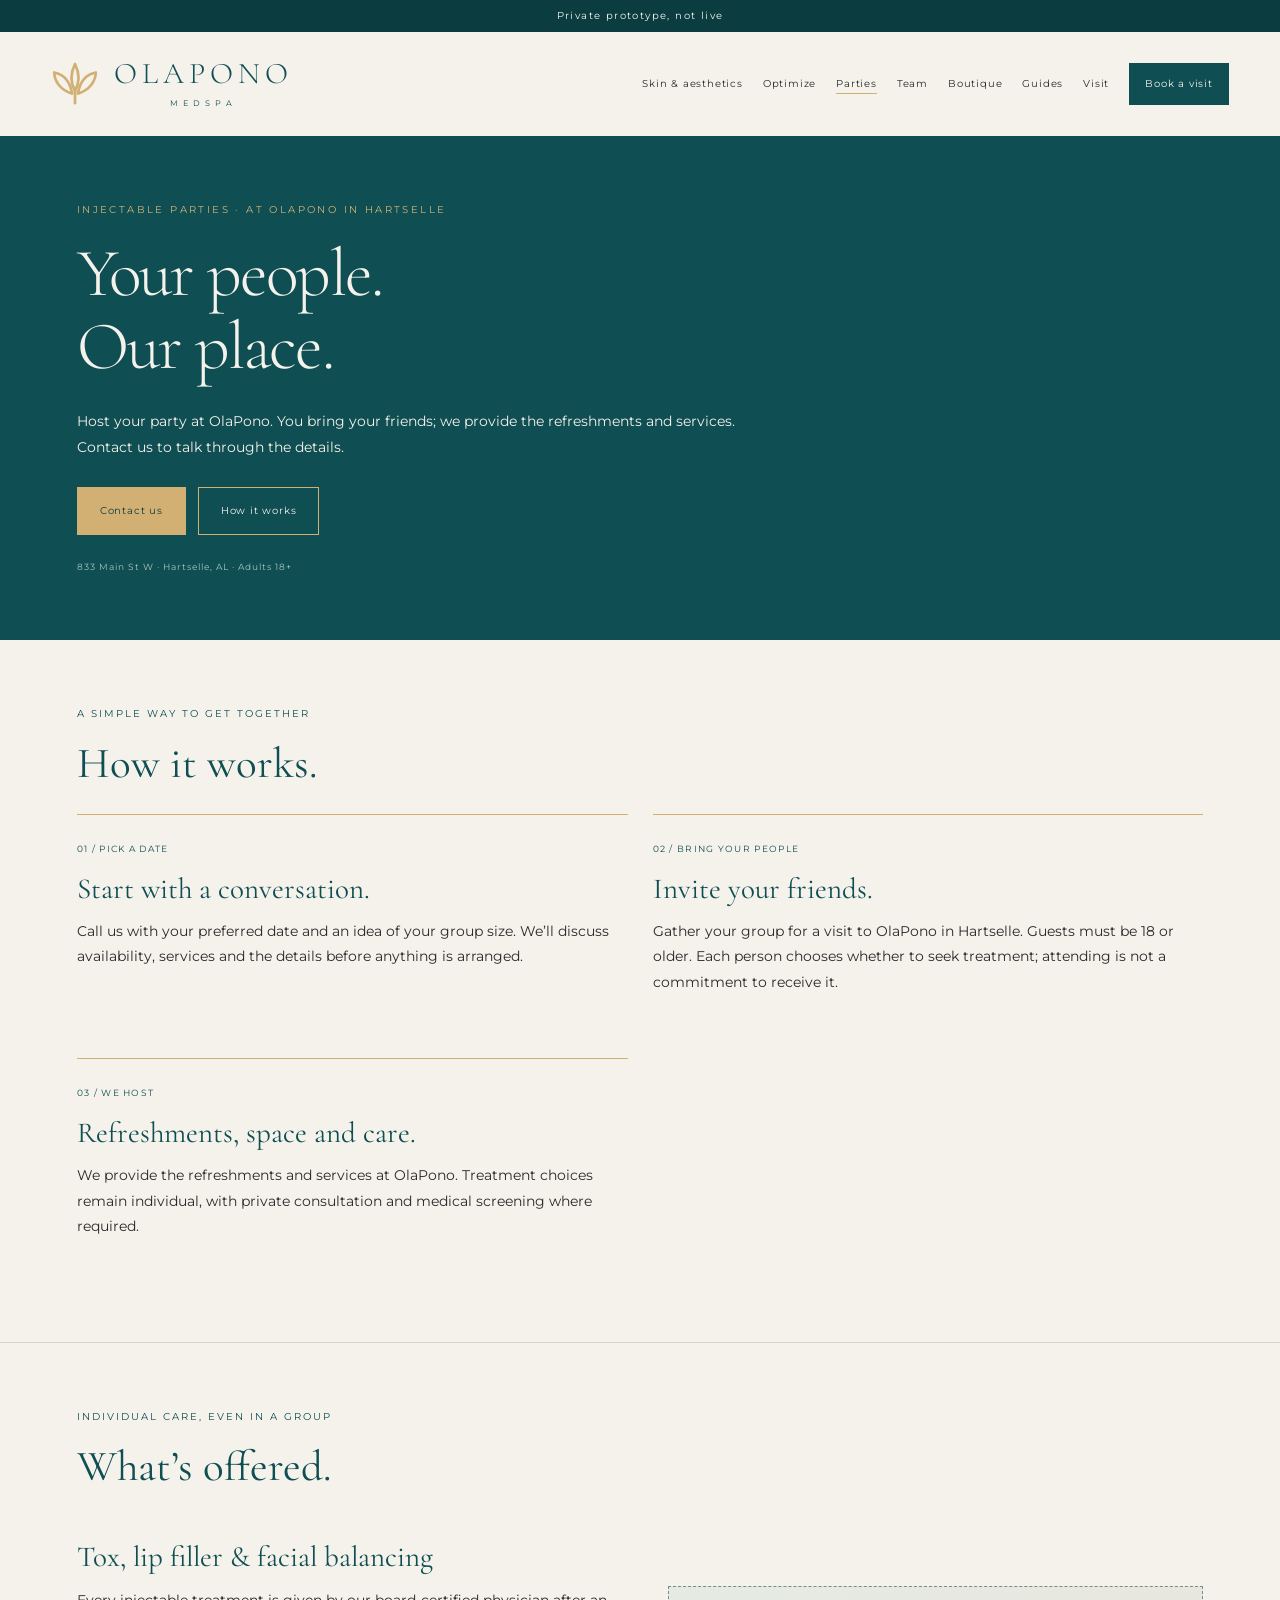
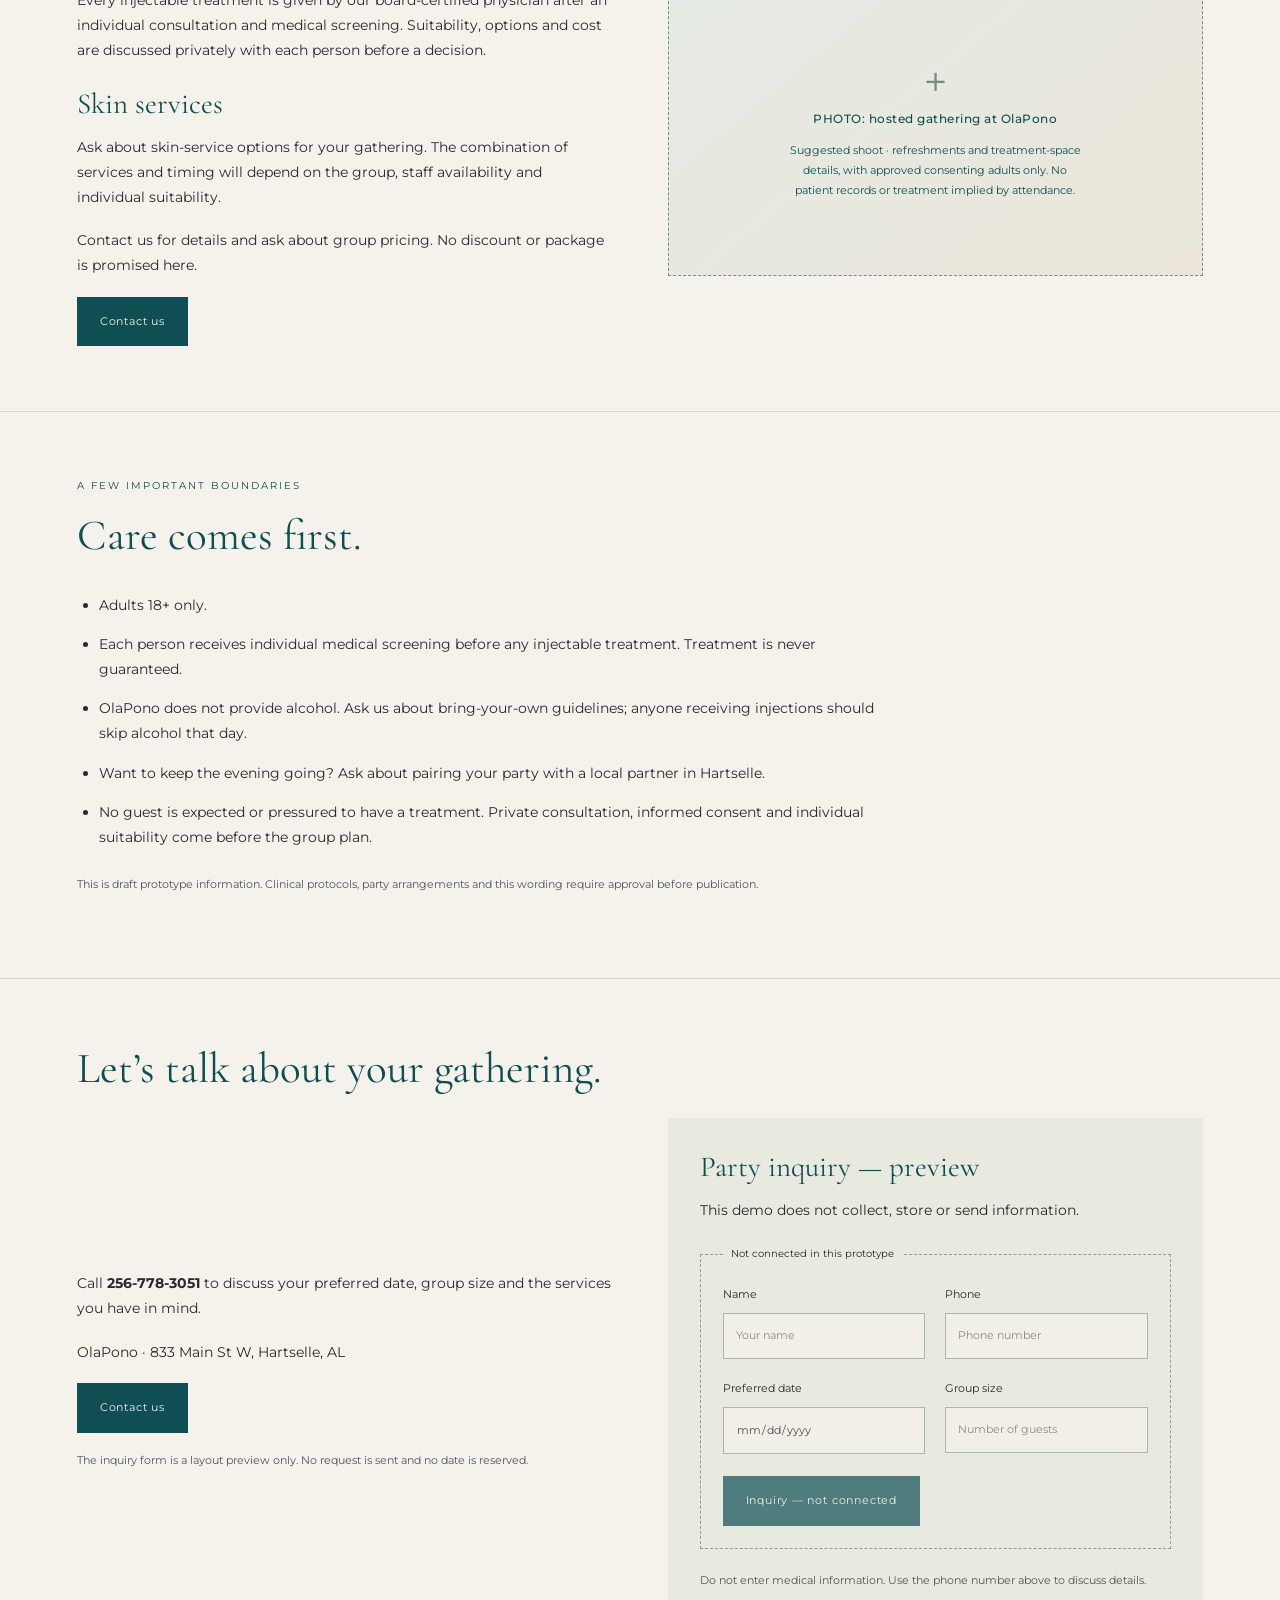
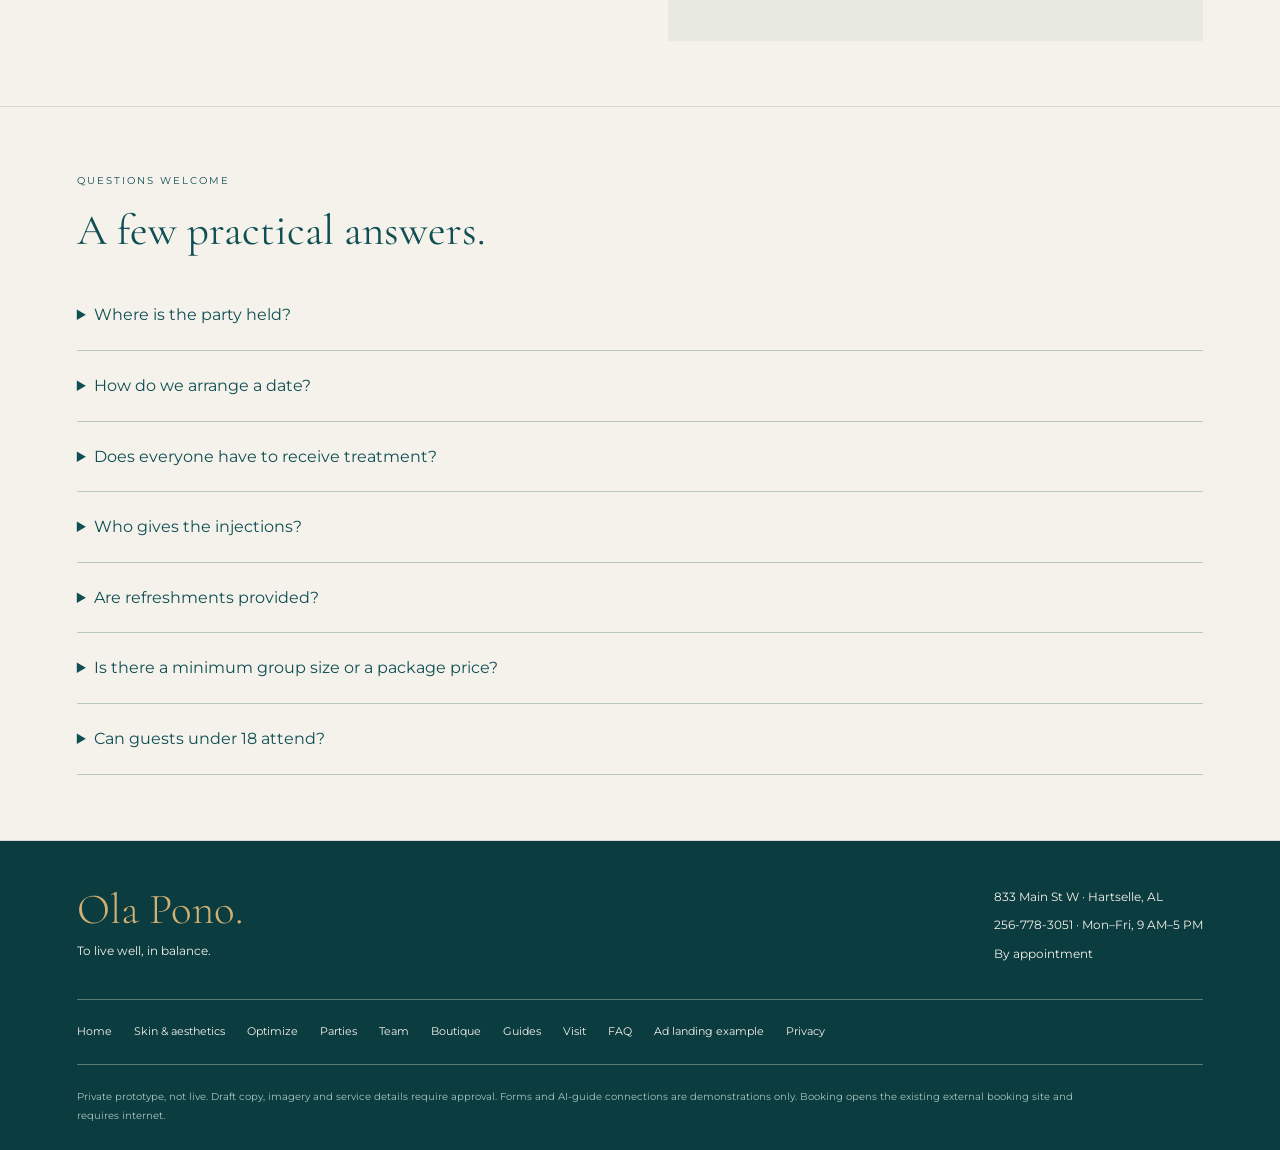
<file: parties.html>
<!doctype html><html lang="en"><head><meta charset="utf-8"><meta name="viewport" content="width=device-width, initial-scale=1"><meta name="robots" content="noindex,nofollow"><meta name="theme-color" content="#0F4F53"><title>Injectable Parties · OlaPono private prototype</title><link href="https://fonts.googleapis.com/css2?family=Cormorant+Garamond:ital,wght@0,300;0,400;1,300&family=Montserrat:wght@200;300;400;500&display=swap" rel="stylesheet"><link rel="stylesheet" href="prototype-base.css"><link rel="stylesheet" href="prototype.css"><script defer src="prototype.js"></script></head><body><a class="skip" href="#main">Skip to content</a><div class="notice">Private prototype, not live</div><header class="nav"><a class="brand" href="index.html" aria-label="OlaPono Medspa home"><svg viewBox="-150 -180 300 280" aria-hidden="true" fill="none" stroke="#D2B074" stroke-width="17" stroke-linecap="round" stroke-linejoin="round">
      <path d="M0 5 C-35 -60 -20 -125 0 -165 C20 -125 35 -60 0 5 Z"/>
      <path d="M-18 20 C-95 -4 -128 -60 -130 -112 C-78 -102 -32 -62 -18 20 Z"/>
      <path d="M18 20 C95 -4 128 -60 130 -112 C78 -102 32 -62 18 20 Z"/>
      <path d="M0 5 L0 80"/>
    </svg><span><span class="brand-name">OLAPONO</span><span class="brand-sub">MEDSPA</span></span></a><nav class="nav-links" aria-label="Main navigation"><a href="skin.html">Skin & aesthetics</a><a href="optimize.html">Optimize</a><a href="parties.html" aria-current="page">Parties</a><a href="team.html">Team</a><a href="boutique.html">Boutique</a><a href="guides.html">Guides</a><a href="visit.html">Visit</a><a class="book" href="https://booking.mangomint.com/506789">Book a visit</a></nav><details class="mobile-nav"><summary>Explore +</summary><div><a href="index.html">Home</a><a href="skin.html">Skin & aesthetics</a><a href="optimize.html">Optimize</a><a href="parties.html" aria-current="page">Parties</a><a href="team.html">Team</a><a href="boutique.html">Boutique</a><a href="guides.html">Guides</a><a href="visit.html">Visit</a><a href="faq.html">FAQ</a><a href="https://booking.mangomint.com/506789">Book a visit</a></div></details></header><main id="main"><section class="page-mast"><div class="container"><p class="eyebrow">INJECTABLE PARTIES · AT OLAPONO IN HARTSELLE</p><h1>Your people.<br>Our place.</h1><p class="lede">Host your party at OlaPono. You bring your friends; we provide the refreshments and services. Contact us to talk through the details.</p><div class="actions" style="margin-top:26px"><a class="btn primary" href="tel:+12567783051">Contact us</a><a class="btn secondary" href="#how-it-works">How it works</a></div><p class="micro">833 Main St W · Hartselle, AL · Adults 18+</p></div></section>
<section class="content-section" id="how-it-works"><div class="container"><p class="section-label">A SIMPLE WAY TO GET TOGETHER</p><h2>How it works.</h2><div class="event-list"><article><span>01 / PICK A DATE</span><h3>Start with a conversation.</h3><p>Call us with your preferred date and an idea of your group size. We’ll discuss availability, services and the details before anything is arranged.</p></article><article><span>02 / BRING YOUR PEOPLE</span><h3>Invite your friends.</h3><p>Gather your group for a visit to OlaPono in Hartselle. Guests must be 18 or older. Each person chooses whether to seek treatment; attending is not a commitment to receive it.</p></article><article><span>03 / WE HOST</span><h3>Refreshments, space and care.</h3><p>We provide the refreshments and services at OlaPono. Treatment choices remain individual, with private consultation and medical screening where required.</p></article></div></div></section>
<section class="content-section"><div class="container"><p class="section-label">INDIVIDUAL CARE, EVEN IN A GROUP</p><h2>What’s offered.</h2><div class="two-col"><div><h3>Tox, lip filler & facial balancing</h3><p>Every injectable treatment is given by our board-certified physician after an individual consultation and medical screening. Suitability, options and cost are discussed privately with each person before a decision.</p><h3>Skin services</h3><p>Ask about skin-service options for your gathering. The combination of services and timing will depend on the group, staff availability and individual suitability.</p><p>Contact us for details and ask about group pricing. No discount or package is promised here.</p><a class="btn dark" href="tel:+12567783051">Contact us</a></div><div class="photo-placeholder" role="img" aria-label="Photo placeholder for a hosted gathering at OlaPono"><span class="photo-icon" aria-hidden="true">＋</span><strong>PHOTO: hosted gathering at OlaPono</strong><small>Suggested shoot · refreshments and treatment-space details, with approved consenting adults only. No patient records or treatment implied by attendance.</small></div></div></div></section>
<section class="content-section"><div class="container"><p class="section-label">A FEW IMPORTANT BOUNDARIES</p><h2>Care comes first.</h2><ul class="plain-list"><li>Adults 18+ only.</li><li>Each person receives individual medical screening before any injectable treatment. Treatment is never guaranteed.</li><li>OlaPono does not provide alcohol. Ask us about bring-your-own guidelines; anyone receiving injections should skip alcohol that day.</li><li>Want to keep the evening going? Ask about pairing your party with a local partner in Hartselle.</li><li>No guest is expected or pressured to have a treatment. Private consultation, informed consent and individual suitability come before the group plan.</li></ul><p class="small">This is draft prototype information. Clinical protocols, party arrangements and this wording require approval before publication.</p></div></section>
<section class="content-section" id="inquiry"><div class="container"><h2>Let’s talk about your gathering.</h2><div class="two-col"><div><p>Call <strong>256-778-3051</strong> to discuss your preferred date, group size and the services you have in mind.</p><p>OlaPono · 833 Main St W, Hartselle, AL</p><a class="btn dark" href="tel:+12567783051">Contact us</a><p class="small">The inquiry form is a layout preview only. No request is sent and no date is reserved.</p></div><div class="form-demo"><h3>Party inquiry — preview</h3><p>This demo does not collect, store or send information.</p><fieldset disabled><legend>Not connected in this prototype</legend><div class="form-grid"><label for="party-name">Name<input id="party-name" type="text" placeholder="Your name" autocomplete="off"></label><label for="party-phone">Phone<input id="party-phone" type="tel" placeholder="Phone number" autocomplete="off"></label><label for="party-date">Preferred date<input id="party-date" type="date"></label><label for="party-size">Group size<input id="party-size" type="number" min="1" step="1" placeholder="Number of guests"></label></div><button class="btn dark" type="button" disabled style="margin-top:22px">Inquiry — not connected</button></fieldset><p class="small">Do not enter medical information. Use the phone number above to discuss details.</p></div></div></div></section>
<section class="content-section"><div class="container faq-list"><p class="section-label">QUESTIONS WELCOME</p><h2>A few practical answers.</h2><details><summary>Where is the party held?</summary><p>At OlaPono, 833 Main St W in Hartselle, Alabama.</p></details><details><summary>How do we arrange a date?</summary><p>Call 256-778-3051 with your preferred date and group size. Dates and services are subject to confirmation; this prototype cannot reserve them.</p></details><details><summary>Does everyone have to receive treatment?</summary><p>No. Each person decides individually. Any injectable treatment requires a private consultation, medical screening and informed consent.</p></details><details><summary>Who gives the injections?</summary><p>Every injectable treatment is given by our board-certified physician after an individual consultation and medical screening.</p></details><details><summary>Are refreshments provided?</summary><p>Yes, refreshments are part of the hosting concept. OlaPono provides non-alcoholic refreshments and does not serve alcohol. Ask us about bring-your-own guidelines and dietary needs. Anyone receiving injections should skip alcohol that day.</p></details><details><summary>Is there a minimum group size or a package price?</summary><p>Contact us for group-size requirements, availability and pricing. No minimum, package price or discount is assumed in this prototype.</p></details><details><summary>Can guests under 18 attend?</summary><p>No. These gatherings are for adults 18 and older.</p></details></div></section></main><footer class="site-footer"><div class="footer-top"><div><p class="footer-word">Ola Pono.</p><p>To live well, in balance.</p></div><div><p>833 Main St W · Hartselle, AL</p><p>256-778-3051 · Mon–Fri, 9 AM–5 PM</p><p>By appointment</p></div></div><nav class="footer-links" aria-label="Footer navigation"><a href="index.html">Home</a><a href="skin.html">Skin & aesthetics</a><a href="optimize.html">Optimize</a><a href="parties.html" aria-current="page">Parties</a><a href="team.html">Team</a><a href="boutique.html">Boutique</a><a href="guides.html">Guides</a><a href="visit.html">Visit</a><a href="faq.html">FAQ</a><a href="offers/dr-a-tox.html">Ad landing example</a><a href="privacy.html">Privacy</a></nav><p class="prototype-note">Private prototype, not live. Draft copy, imagery and service details require approval. Forms and AI-guide connections are demonstrations only. Booking opens the existing external booking site and requires internet.</p></footer></body></html>
</file>
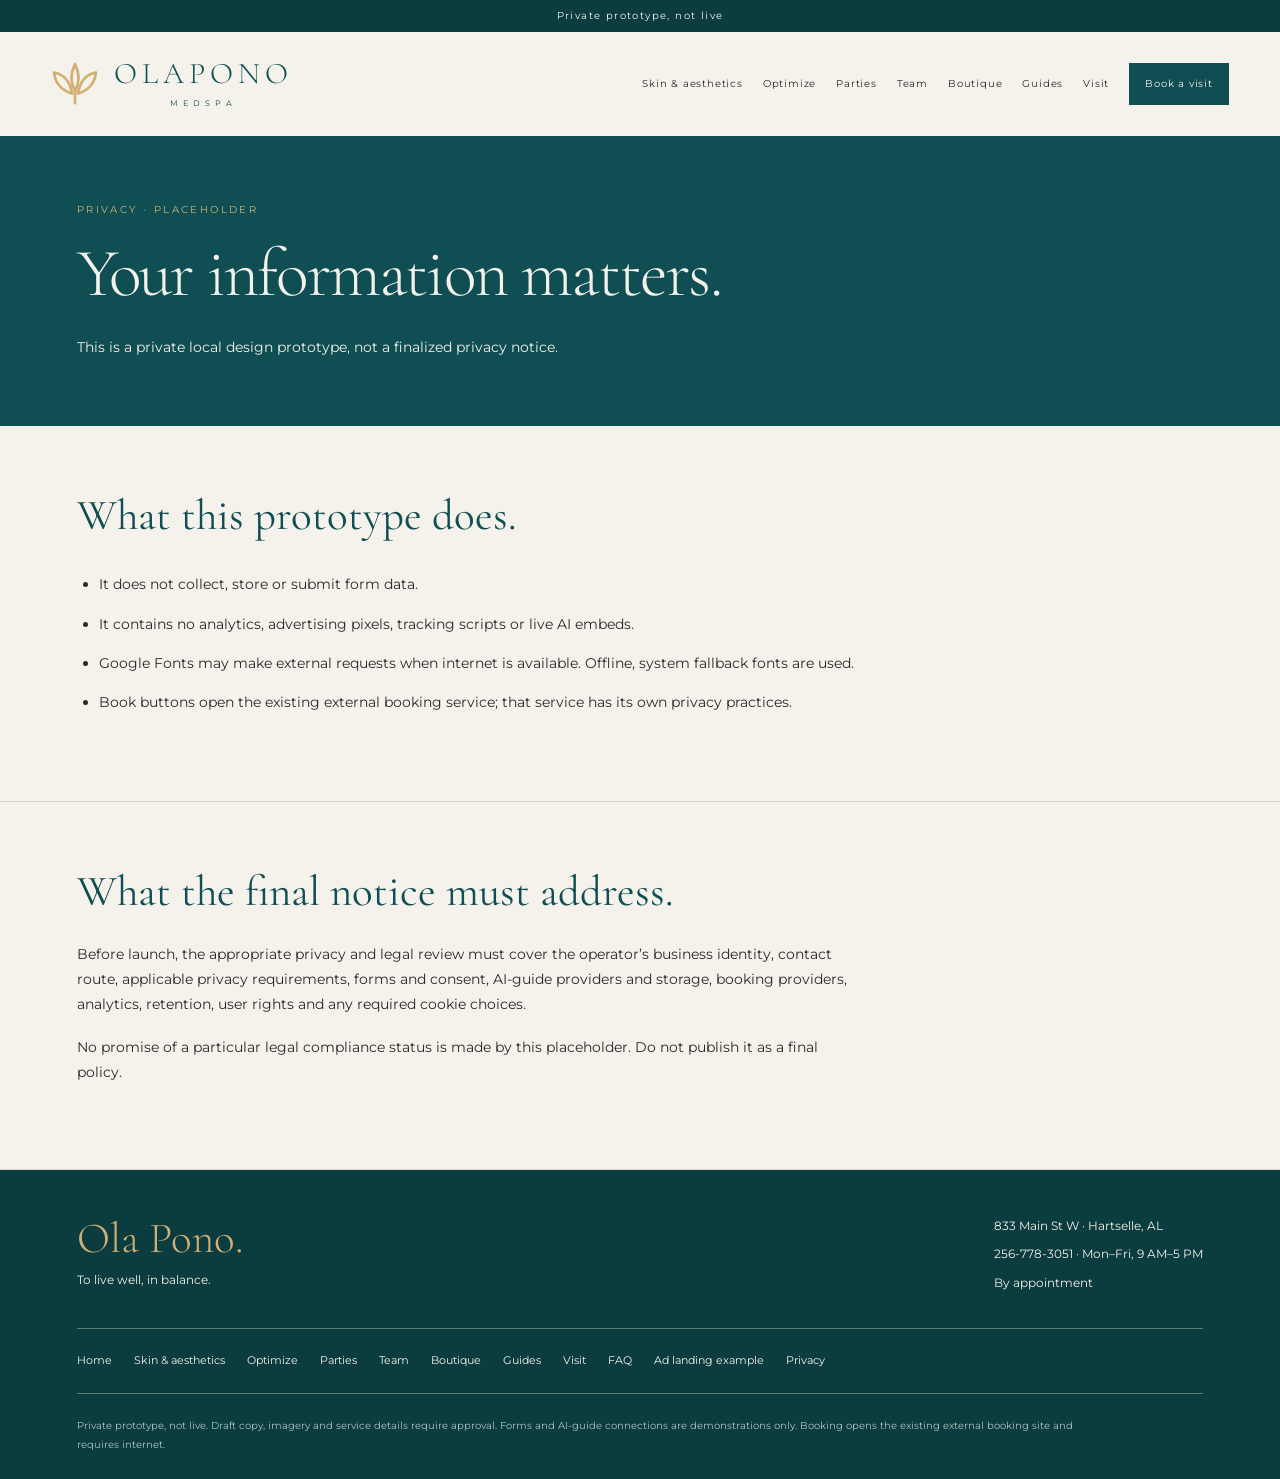
<file: privacy.html>
<!doctype html><html lang="en"><head><meta charset="utf-8"><meta name="viewport" content="width=device-width, initial-scale=1"><meta name="robots" content="noindex,nofollow"><meta name="theme-color" content="#0F4F53"><title>Privacy Placeholder · OlaPono private prototype</title><link href="https://fonts.googleapis.com/css2?family=Cormorant+Garamond:ital,wght@0,300;0,400;1,300&family=Montserrat:wght@200;300;400;500&display=swap" rel="stylesheet"><link rel="stylesheet" href="prototype-base.css"><link rel="stylesheet" href="prototype.css"><script defer src="prototype.js"></script></head><body><a class="skip" href="#main">Skip to content</a><div class="notice">Private prototype, not live</div><header class="nav"><a class="brand" href="index.html" aria-label="OlaPono Medspa home"><svg viewBox="-150 -180 300 280" aria-hidden="true" fill="none" stroke="#D2B074" stroke-width="17" stroke-linecap="round" stroke-linejoin="round">
      <path d="M0 5 C-35 -60 -20 -125 0 -165 C20 -125 35 -60 0 5 Z"/>
      <path d="M-18 20 C-95 -4 -128 -60 -130 -112 C-78 -102 -32 -62 -18 20 Z"/>
      <path d="M18 20 C95 -4 128 -60 130 -112 C78 -102 32 -62 18 20 Z"/>
      <path d="M0 5 L0 80"/>
    </svg><span><span class="brand-name">OLAPONO</span><span class="brand-sub">MEDSPA</span></span></a><nav class="nav-links" aria-label="Main navigation"><a href="skin.html">Skin & aesthetics</a><a href="optimize.html">Optimize</a><a href="parties.html">Parties</a><a href="team.html">Team</a><a href="boutique.html">Boutique</a><a href="guides.html">Guides</a><a href="visit.html">Visit</a><a class="book" href="https://booking.mangomint.com/506789">Book a visit</a></nav><details class="mobile-nav"><summary>Explore +</summary><div><a href="index.html">Home</a><a href="skin.html">Skin & aesthetics</a><a href="optimize.html">Optimize</a><a href="parties.html">Parties</a><a href="team.html">Team</a><a href="boutique.html">Boutique</a><a href="guides.html">Guides</a><a href="visit.html">Visit</a><a href="faq.html">FAQ</a><a href="https://booking.mangomint.com/506789">Book a visit</a></div></details></header><main id="main"><section class="page-mast"><div class="container"><p class="eyebrow">PRIVACY · PLACEHOLDER</p><h1>Your information matters.</h1><p class="lede">This is a private local design prototype, not a finalized privacy notice.</p></div></section><section class="content-section"><div class="container"><h2>What this prototype does.</h2><ul class="plain-list"><li>It does not collect, store or submit form data.</li><li>It contains no analytics, advertising pixels, tracking scripts or live AI embeds.</li><li>Google Fonts may make external requests when internet is available. Offline, system fallback fonts are used.</li><li>Book buttons open the existing external booking service; that service has its own privacy practices.</li></ul></div></section><section class="content-section"><div class="container"><h2>What the final notice must address.</h2><p>Before launch, the appropriate privacy and legal review must cover the operator’s business identity, contact route, applicable privacy requirements, forms and consent, AI-guide providers and storage, booking providers, analytics, retention, user rights and any required cookie choices.</p><p>No promise of a particular legal compliance status is made by this placeholder. Do not publish it as a final policy.</p></div></section></main><footer class="site-footer"><div class="footer-top"><div><p class="footer-word">Ola Pono.</p><p>To live well, in balance.</p></div><div><p>833 Main St W · Hartselle, AL</p><p>256-778-3051 · Mon–Fri, 9 AM–5 PM</p><p>By appointment</p></div></div><nav class="footer-links" aria-label="Footer navigation"><a href="index.html">Home</a><a href="skin.html">Skin & aesthetics</a><a href="optimize.html">Optimize</a><a href="parties.html">Parties</a><a href="team.html">Team</a><a href="boutique.html">Boutique</a><a href="guides.html">Guides</a><a href="visit.html">Visit</a><a href="faq.html">FAQ</a><a href="offers/dr-a-tox.html">Ad landing example</a><a href="privacy.html">Privacy</a></nav><p class="prototype-note">Private prototype, not live. Draft copy, imagery and service details require approval. Forms and AI-guide connections are demonstrations only. Booking opens the existing external booking site and requires internet.</p></footer></body></html>
</file>
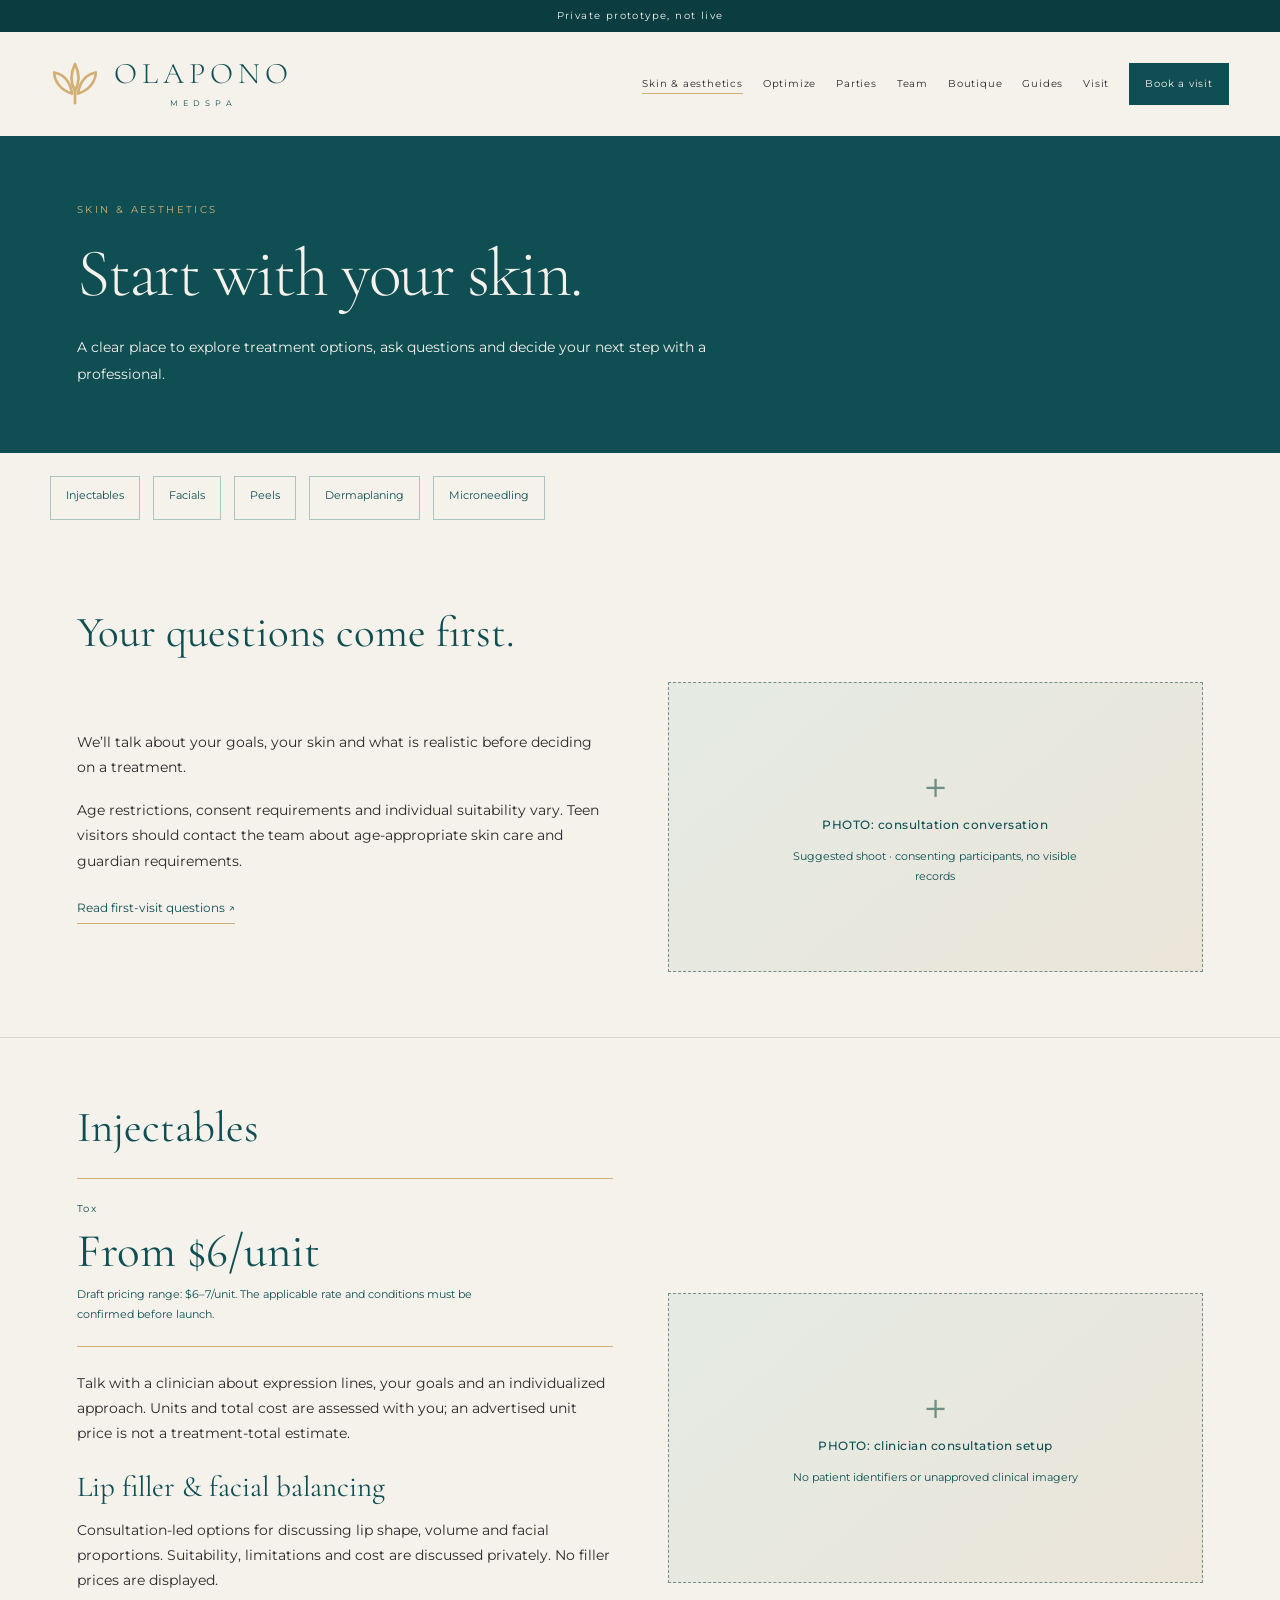
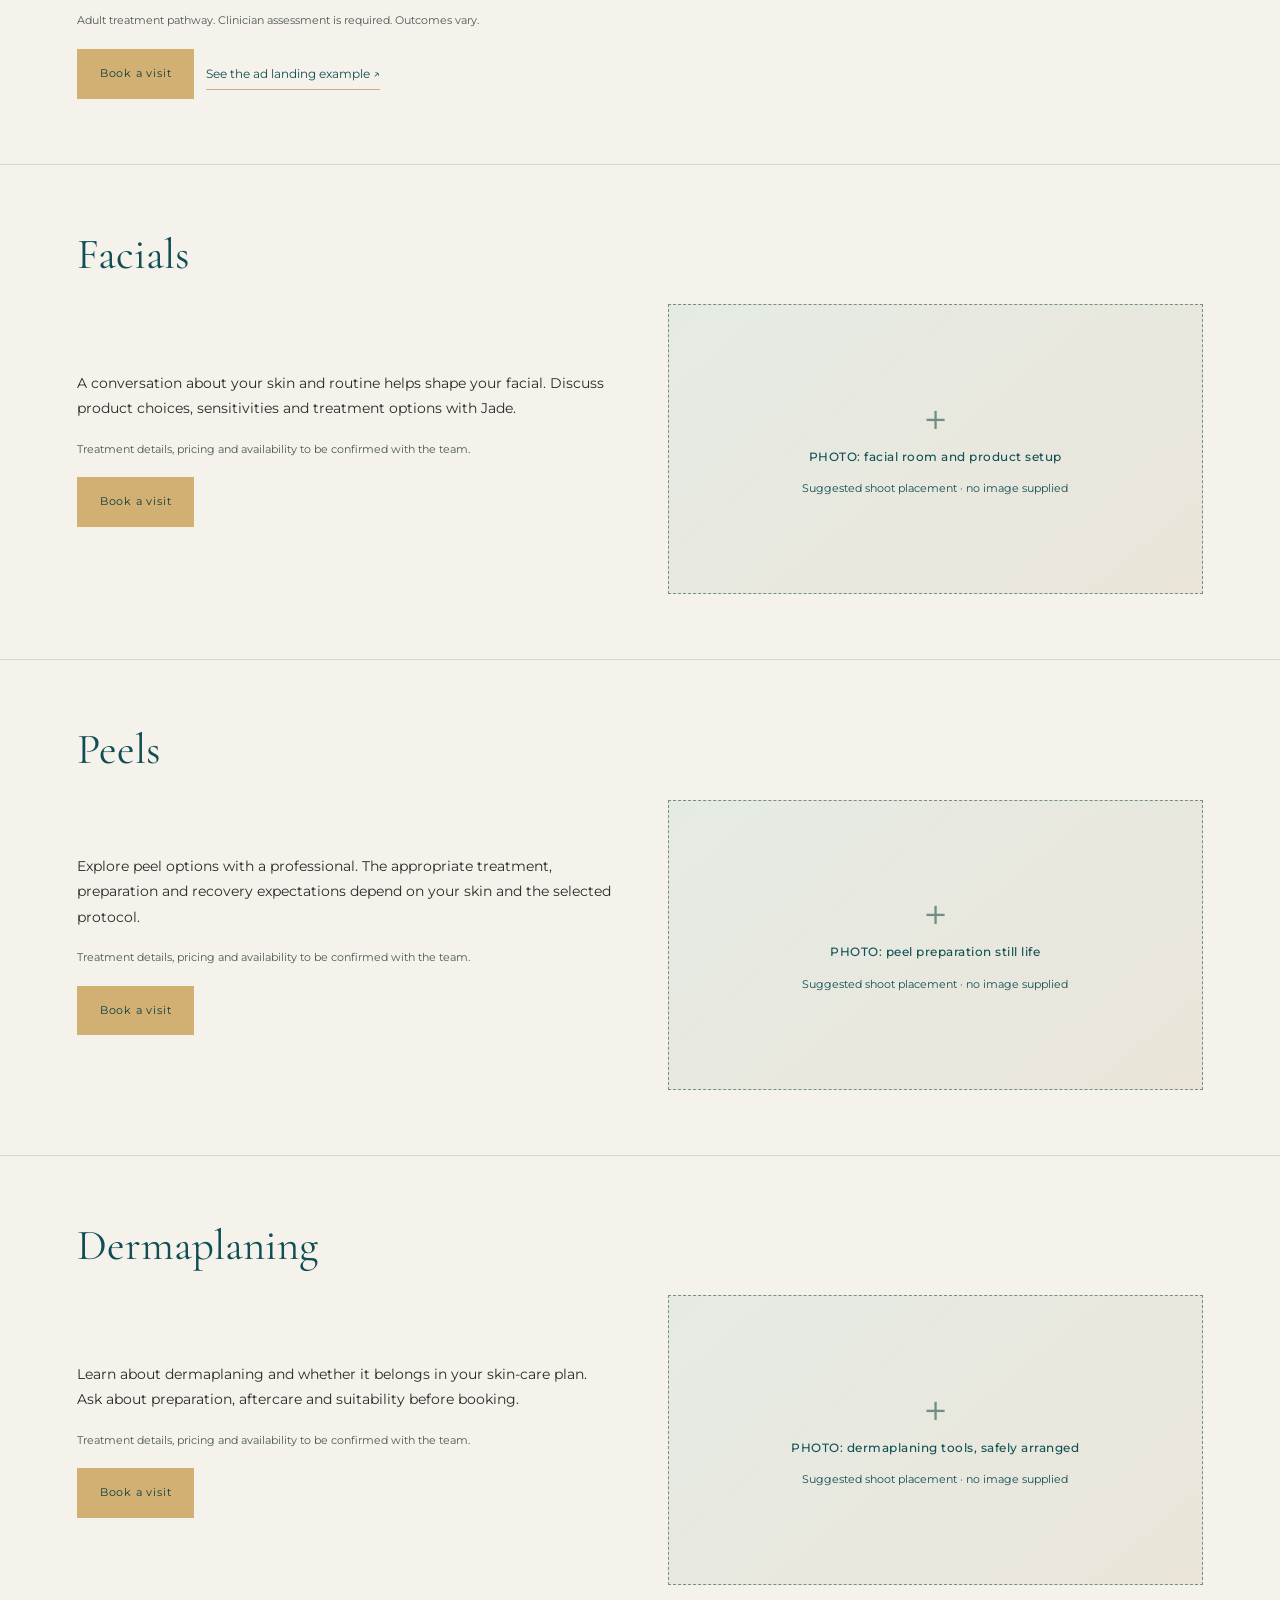
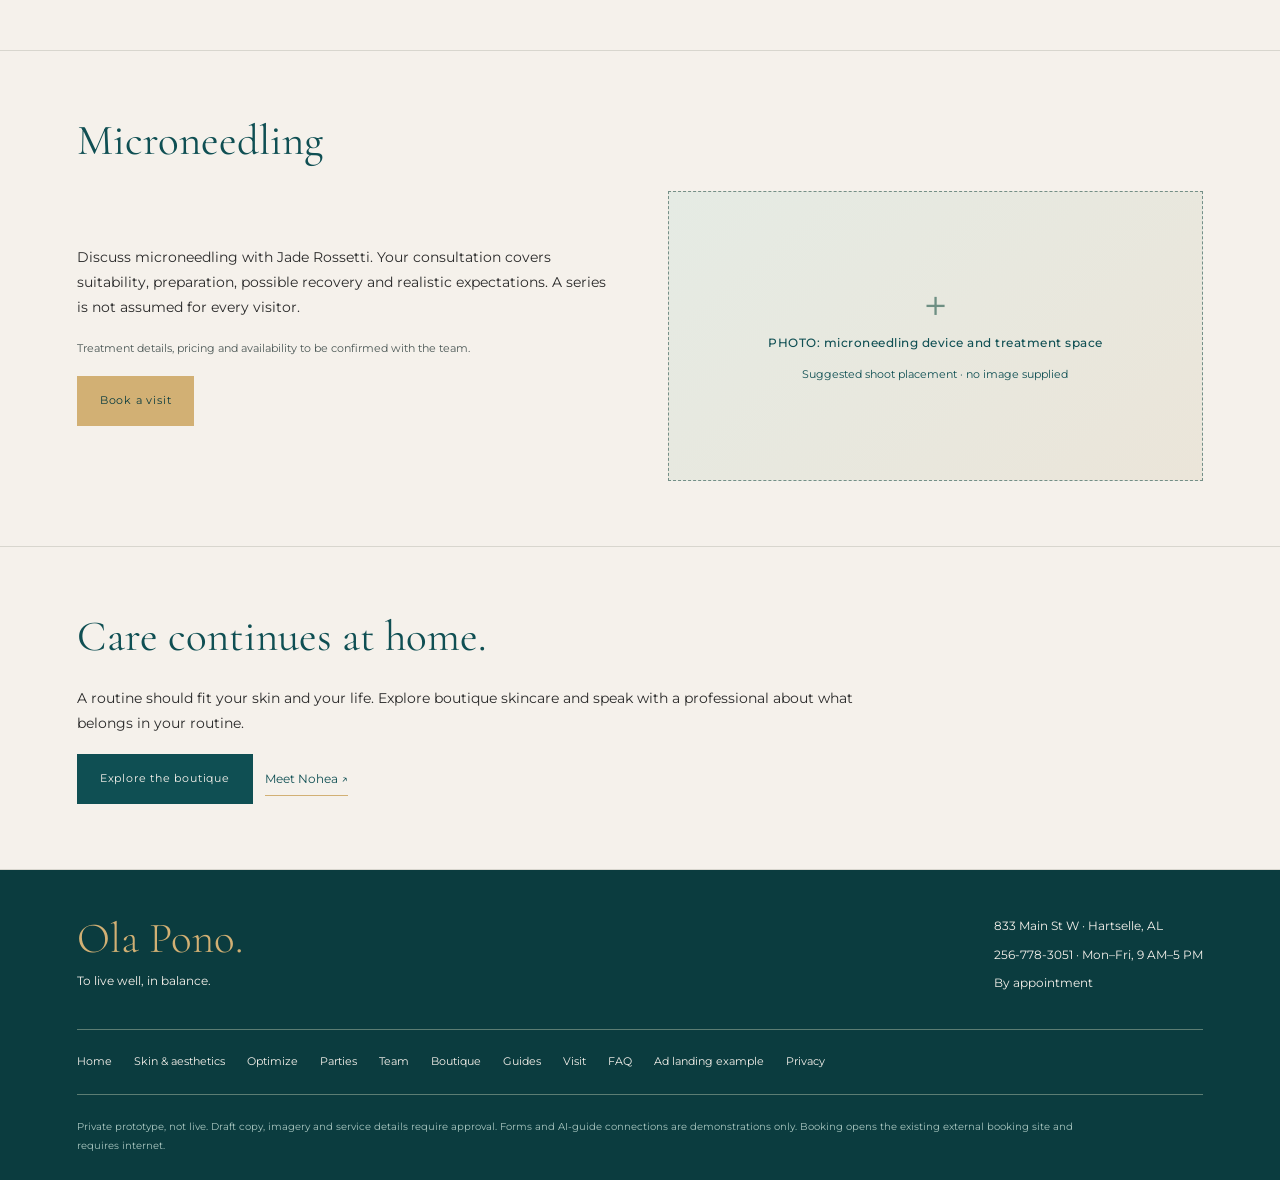
<file: skin.html>
<!doctype html><html lang="en"><head><meta charset="utf-8"><meta name="viewport" content="width=device-width, initial-scale=1"><meta name="robots" content="noindex,nofollow"><meta name="theme-color" content="#0F4F53"><title>Skin &amp; Aesthetics · OlaPono private prototype</title><link href="https://fonts.googleapis.com/css2?family=Cormorant+Garamond:ital,wght@0,300;0,400;1,300&family=Montserrat:wght@200;300;400;500&display=swap" rel="stylesheet"><link rel="stylesheet" href="prototype-base.css"><link rel="stylesheet" href="prototype.css"><script defer src="prototype.js"></script></head><body><a class="skip" href="#main">Skip to content</a><div class="notice">Private prototype, not live</div><header class="nav"><a class="brand" href="index.html" aria-label="OlaPono Medspa home"><svg viewBox="-150 -180 300 280" aria-hidden="true" fill="none" stroke="#D2B074" stroke-width="17" stroke-linecap="round" stroke-linejoin="round">
      <path d="M0 5 C-35 -60 -20 -125 0 -165 C20 -125 35 -60 0 5 Z"/>
      <path d="M-18 20 C-95 -4 -128 -60 -130 -112 C-78 -102 -32 -62 -18 20 Z"/>
      <path d="M18 20 C95 -4 128 -60 130 -112 C78 -102 32 -62 18 20 Z"/>
      <path d="M0 5 L0 80"/>
    </svg><span><span class="brand-name">OLAPONO</span><span class="brand-sub">MEDSPA</span></span></a><nav class="nav-links" aria-label="Main navigation"><a href="skin.html" aria-current="page">Skin & aesthetics</a><a href="optimize.html">Optimize</a><a href="parties.html">Parties</a><a href="team.html">Team</a><a href="boutique.html">Boutique</a><a href="guides.html">Guides</a><a href="visit.html">Visit</a><a class="book" href="https://booking.mangomint.com/506789">Book a visit</a></nav><details class="mobile-nav"><summary>Explore +</summary><div><a href="index.html">Home</a><a href="skin.html" aria-current="page">Skin & aesthetics</a><a href="optimize.html">Optimize</a><a href="parties.html">Parties</a><a href="team.html">Team</a><a href="boutique.html">Boutique</a><a href="guides.html">Guides</a><a href="visit.html">Visit</a><a href="faq.html">FAQ</a><a href="https://booking.mangomint.com/506789">Book a visit</a></div></details></header><main id="main"><section class="page-mast"><div class="container"><p class="eyebrow">SKIN & AESTHETICS</p><h1>Start with your skin.</h1><p class="lede">A clear place to explore treatment options, ask questions and decide your next step with a professional.</p></div></section><div class="subnav container" aria-label="Skin services"><a href="#injectables">Injectables</a><a href="#facials">Facials</a><a href="#peels">Peels</a><a href="#dermaplaning">Dermaplaning</a><a href="#microneedling">Microneedling</a></div><section class="content-section"><div class="container"><h2>Your questions come first.</h2><div class="two-col"><div><p>We’ll talk about your goals, your skin and what is realistic before deciding on a treatment.</p><p>Age restrictions, consent requirements and individual suitability vary. Teen visitors should contact the team about age-appropriate skin care and guardian requirements.</p><a class="text-link" href="faq.html">Read first-visit questions ↗</a></div><div class="photo-placeholder " role="img" aria-label="PHOTO: consultation conversation placeholder"><span class="photo-icon" aria-hidden="true">＋</span><strong>PHOTO: consultation conversation</strong><small>Suggested shoot · consenting participants, no visible records</small></div></div></div></section><section class="content-section" id="injectables"><div class="container"><h2>Injectables</h2><div class="two-col"><div><div class="price-block"><span>Tox</span><strong>From $6/unit</strong><small>Draft pricing range: $6–7/unit. The applicable rate and conditions must be confirmed before launch.</small></div><p>Talk with a clinician about expression lines, your goals and an individualized approach. Units and total cost are assessed with you; an advertised unit price is not a treatment-total estimate.</p><h3>Lip filler & facial balancing</h3><p>Consultation-led options for discussing lip shape, volume and facial proportions. Suitability, limitations and cost are discussed privately. No filler prices are displayed.</p><p class="small">Adult treatment pathway. Clinician assessment is required. Outcomes vary.</p><div class="actions"><a class="btn primary" href="https://booking.mangomint.com/506789">Book a visit</a><a class="text-link" href="offers/dr-a-tox.html">See the ad landing example ↗</a></div></div><div class="photo-placeholder " role="img" aria-label="PHOTO: clinician consultation setup placeholder"><span class="photo-icon" aria-hidden="true">＋</span><strong>PHOTO: clinician consultation setup</strong><small>No patient identifiers or unapproved clinical imagery</small></div></div></div></section><section class="content-section" id="facials"><div class="container"><h2>Facials</h2><div class="two-col"><div><p>A conversation about your skin and routine helps shape your facial. Discuss product choices, sensitivities and treatment options with Jade.</p><p class="small">Treatment details, pricing and availability to be confirmed with the team.</p><a class="btn primary" href="https://booking.mangomint.com/506789">Book a visit</a></div><div class="photo-placeholder " role="img" aria-label="PHOTO: facial room and product setup placeholder"><span class="photo-icon" aria-hidden="true">＋</span><strong>PHOTO: facial room and product setup</strong><small>Suggested shoot placement · no image supplied</small></div></div></div></section><section class="content-section" id="peels"><div class="container"><h2>Peels</h2><div class="two-col"><div><p>Explore peel options with a professional. The appropriate treatment, preparation and recovery expectations depend on your skin and the selected protocol.</p><p class="small">Treatment details, pricing and availability to be confirmed with the team.</p><a class="btn primary" href="https://booking.mangomint.com/506789">Book a visit</a></div><div class="photo-placeholder " role="img" aria-label="PHOTO: peel preparation still life placeholder"><span class="photo-icon" aria-hidden="true">＋</span><strong>PHOTO: peel preparation still life</strong><small>Suggested shoot placement · no image supplied</small></div></div></div></section><section class="content-section" id="dermaplaning"><div class="container"><h2>Dermaplaning</h2><div class="two-col"><div><p>Learn about dermaplaning and whether it belongs in your skin-care plan. Ask about preparation, aftercare and suitability before booking.</p><p class="small">Treatment details, pricing and availability to be confirmed with the team.</p><a class="btn primary" href="https://booking.mangomint.com/506789">Book a visit</a></div><div class="photo-placeholder " role="img" aria-label="PHOTO: dermaplaning tools, safely arranged placeholder"><span class="photo-icon" aria-hidden="true">＋</span><strong>PHOTO: dermaplaning tools, safely arranged</strong><small>Suggested shoot placement · no image supplied</small></div></div></div></section><section class="content-section" id="microneedling"><div class="container"><h2>Microneedling</h2><div class="two-col"><div><p>Discuss microneedling with Jade Rossetti. Your consultation covers suitability, preparation, possible recovery and realistic expectations. A series is not assumed for every visitor.</p><p class="small">Treatment details, pricing and availability to be confirmed with the team.</p><a class="btn primary" href="https://booking.mangomint.com/506789">Book a visit</a></div><div class="photo-placeholder " role="img" aria-label="PHOTO: microneedling device and treatment space placeholder"><span class="photo-icon" aria-hidden="true">＋</span><strong>PHOTO: microneedling device and treatment space</strong><small>Suggested shoot placement · no image supplied</small></div></div></div></section><section class="content-section"><div class="container"><h2>Care continues at home.</h2><p>A routine should fit your skin and your life. Explore boutique skincare and speak with a professional about what belongs in your routine.</p><div class="actions"><a class="btn dark" href="boutique.html">Explore the boutique</a><a class="text-link" href="guides.html#nohea">Meet Nohea ↗</a></div></div></section></main><footer class="site-footer"><div class="footer-top"><div><p class="footer-word">Ola Pono.</p><p>To live well, in balance.</p></div><div><p>833 Main St W · Hartselle, AL</p><p>256-778-3051 · Mon–Fri, 9 AM–5 PM</p><p>By appointment</p></div></div><nav class="footer-links" aria-label="Footer navigation"><a href="index.html">Home</a><a href="skin.html">Skin & aesthetics</a><a href="optimize.html">Optimize</a><a href="parties.html">Parties</a><a href="team.html">Team</a><a href="boutique.html">Boutique</a><a href="guides.html">Guides</a><a href="visit.html">Visit</a><a href="faq.html">FAQ</a><a href="offers/dr-a-tox.html">Ad landing example</a><a href="privacy.html">Privacy</a></nav><p class="prototype-note">Private prototype, not live. Draft copy, imagery and service details require approval. Forms and AI-guide connections are demonstrations only. Booking opens the existing external booking site and requires internet.</p></footer></body></html>
</file>
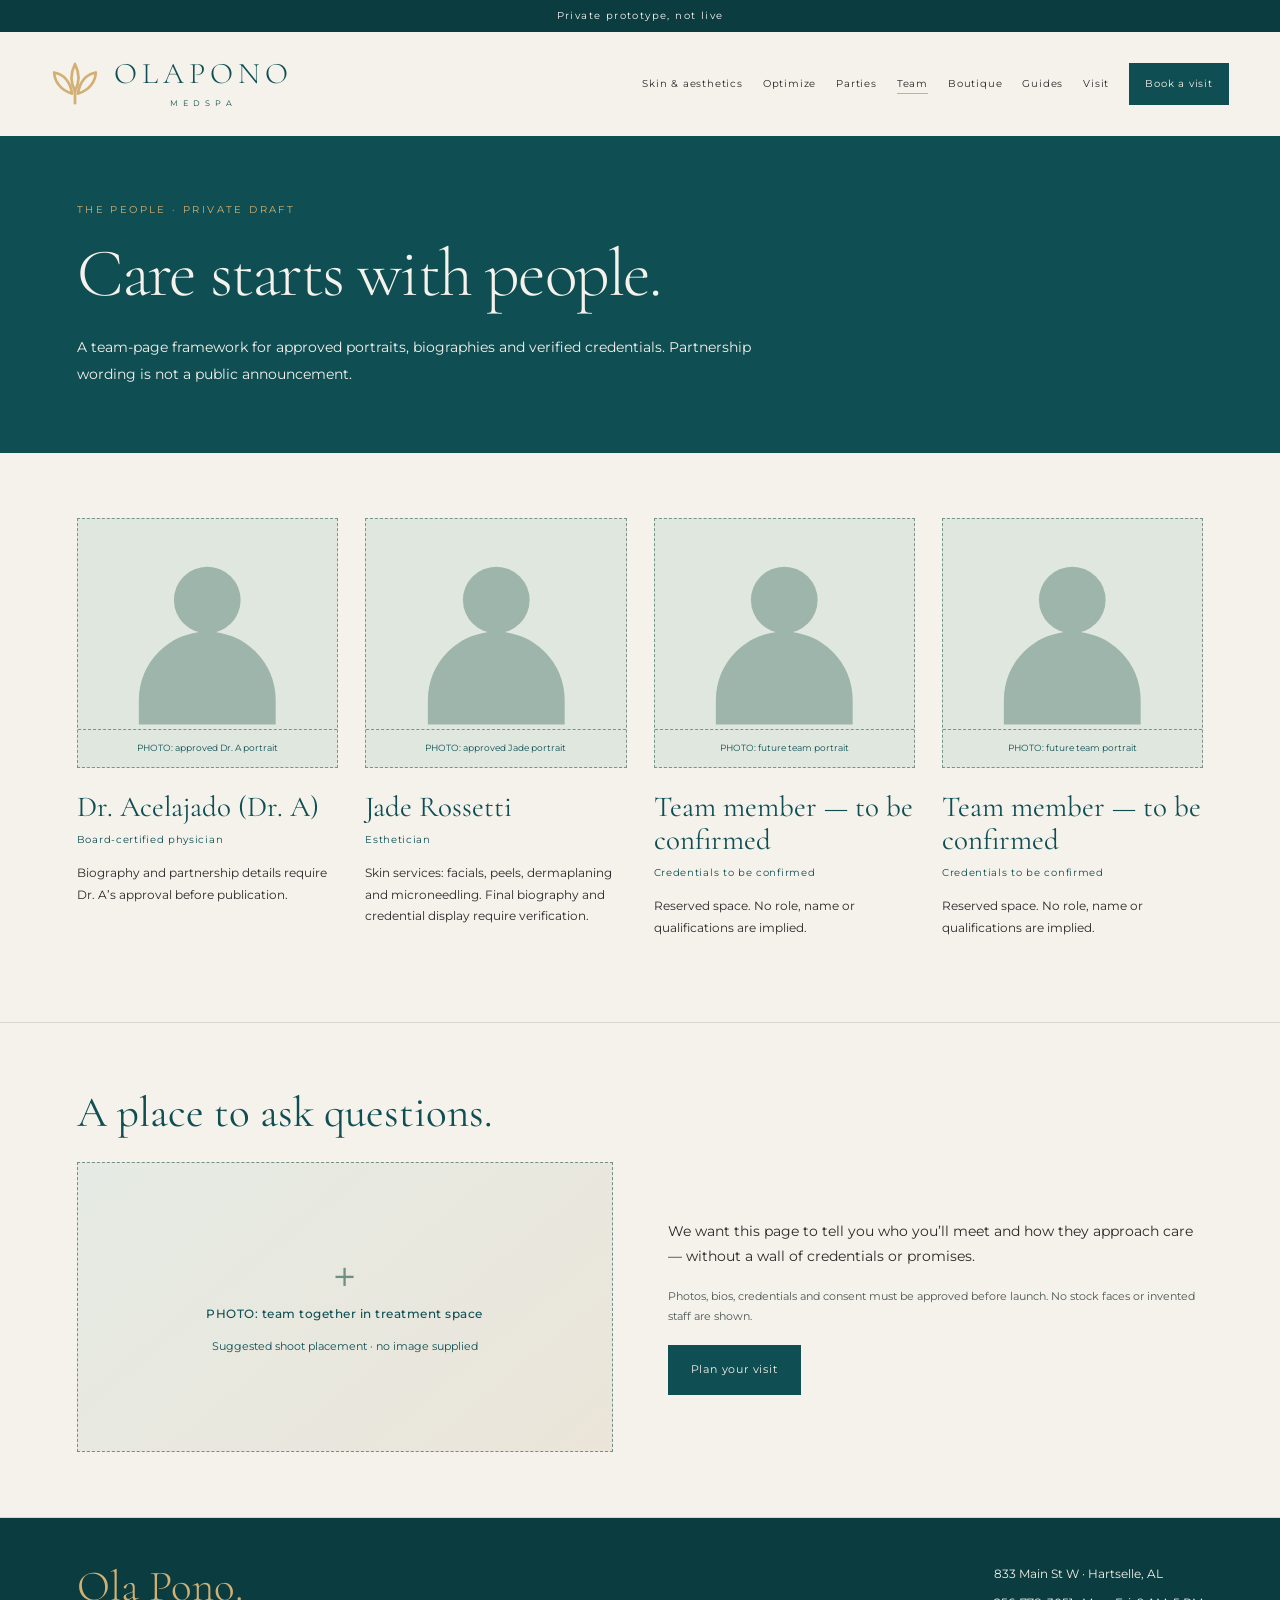
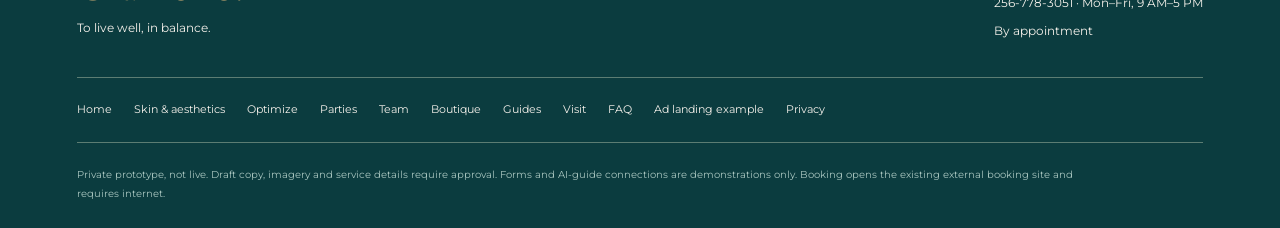
<file: team.html>
<!doctype html><html lang="en"><head><meta charset="utf-8"><meta name="viewport" content="width=device-width, initial-scale=1"><meta name="robots" content="noindex,nofollow"><meta name="theme-color" content="#0F4F53"><title>Team · OlaPono private prototype</title><link href="https://fonts.googleapis.com/css2?family=Cormorant+Garamond:ital,wght@0,300;0,400;1,300&family=Montserrat:wght@200;300;400;500&display=swap" rel="stylesheet"><link rel="stylesheet" href="prototype-base.css"><link rel="stylesheet" href="prototype.css"><script defer src="prototype.js"></script></head><body><a class="skip" href="#main">Skip to content</a><div class="notice">Private prototype, not live</div><header class="nav"><a class="brand" href="index.html" aria-label="OlaPono Medspa home"><svg viewBox="-150 -180 300 280" aria-hidden="true" fill="none" stroke="#D2B074" stroke-width="17" stroke-linecap="round" stroke-linejoin="round">
      <path d="M0 5 C-35 -60 -20 -125 0 -165 C20 -125 35 -60 0 5 Z"/>
      <path d="M-18 20 C-95 -4 -128 -60 -130 -112 C-78 -102 -32 -62 -18 20 Z"/>
      <path d="M18 20 C95 -4 128 -60 130 -112 C78 -102 32 -62 18 20 Z"/>
      <path d="M0 5 L0 80"/>
    </svg><span><span class="brand-name">OLAPONO</span><span class="brand-sub">MEDSPA</span></span></a><nav class="nav-links" aria-label="Main navigation"><a href="skin.html">Skin & aesthetics</a><a href="optimize.html">Optimize</a><a href="parties.html">Parties</a><a href="team.html" aria-current="page">Team</a><a href="boutique.html">Boutique</a><a href="guides.html">Guides</a><a href="visit.html">Visit</a><a class="book" href="https://booking.mangomint.com/506789">Book a visit</a></nav><details class="mobile-nav"><summary>Explore +</summary><div><a href="index.html">Home</a><a href="skin.html">Skin & aesthetics</a><a href="optimize.html">Optimize</a><a href="parties.html">Parties</a><a href="team.html" aria-current="page">Team</a><a href="boutique.html">Boutique</a><a href="guides.html">Guides</a><a href="visit.html">Visit</a><a href="faq.html">FAQ</a><a href="https://booking.mangomint.com/506789">Book a visit</a></div></details></header><main id="main"><section class="page-mast"><div class="container"><p class="eyebrow">THE PEOPLE · PRIVATE DRAFT</p><h1>Care starts with people.</h1><p class="lede">A team-page framework for approved portraits, biographies and verified credentials. Partnership wording is not a public announcement.</p></div></section><section class="content-section"><div class="container"><div class="team-grid"><article class="person"><div class="portrait"><svg class="silhouette" viewBox="0 0 240 220" role="img" aria-label="Generic portrait placeholder, not a real person"><circle cx="120" cy="73" r="38"/><path d="M42 215v-28a78 78 0 0 1 156 0v28Z"/></svg><span>PHOTO: approved Dr. A portrait</span></div><h2>Dr. Acelajado (Dr. A)</h2><p class="role">Board-certified physician</p><p>Biography and partnership details require Dr. A’s approval before publication.</p></article><article class="person"><div class="portrait"><svg class="silhouette" viewBox="0 0 240 220" role="img" aria-label="Generic portrait placeholder, not a real person"><circle cx="120" cy="73" r="38"/><path d="M42 215v-28a78 78 0 0 1 156 0v28Z"/></svg><span>PHOTO: approved Jade portrait</span></div><h2>Jade Rossetti</h2><p class="role">Esthetician</p><p>Skin services: facials, peels, dermaplaning and microneedling. Final biography and credential display require verification.</p></article><article class="person"><div class="portrait"><svg class="silhouette" viewBox="0 0 240 220" role="img" aria-label="Generic portrait placeholder, not a real person"><circle cx="120" cy="73" r="38"/><path d="M42 215v-28a78 78 0 0 1 156 0v28Z"/></svg><span>PHOTO: future team portrait</span></div><h2>Team member — to be confirmed</h2><p class="role">Credentials to be confirmed</p><p>Reserved space. No role, name or qualifications are implied.</p></article><article class="person"><div class="portrait"><svg class="silhouette" viewBox="0 0 240 220" role="img" aria-label="Generic portrait placeholder, not a real person"><circle cx="120" cy="73" r="38"/><path d="M42 215v-28a78 78 0 0 1 156 0v28Z"/></svg><span>PHOTO: future team portrait</span></div><h2>Team member — to be confirmed</h2><p class="role">Credentials to be confirmed</p><p>Reserved space. No role, name or qualifications are implied.</p></article></div></div></section><section class="content-section"><div class="container"><h2>A place to ask questions.</h2><div class="two-col"><div class="photo-placeholder " role="img" aria-label="PHOTO: team together in treatment space placeholder"><span class="photo-icon" aria-hidden="true">＋</span><strong>PHOTO: team together in treatment space</strong><small>Suggested shoot placement · no image supplied</small></div><div><p>We want this page to tell you who you’ll meet and how they approach care — without a wall of credentials or promises.</p><p class="small">Photos, bios, credentials and consent must be approved before launch. No stock faces or invented staff are shown.</p><a class="btn dark" href="visit.html">Plan your visit</a></div></div></div></section></main><footer class="site-footer"><div class="footer-top"><div><p class="footer-word">Ola Pono.</p><p>To live well, in balance.</p></div><div><p>833 Main St W · Hartselle, AL</p><p>256-778-3051 · Mon–Fri, 9 AM–5 PM</p><p>By appointment</p></div></div><nav class="footer-links" aria-label="Footer navigation"><a href="index.html">Home</a><a href="skin.html">Skin & aesthetics</a><a href="optimize.html">Optimize</a><a href="parties.html">Parties</a><a href="team.html">Team</a><a href="boutique.html">Boutique</a><a href="guides.html">Guides</a><a href="visit.html">Visit</a><a href="faq.html">FAQ</a><a href="offers/dr-a-tox.html">Ad landing example</a><a href="privacy.html">Privacy</a></nav><p class="prototype-note">Private prototype, not live. Draft copy, imagery and service details require approval. Forms and AI-guide connections are demonstrations only. Booking opens the existing external booking site and requires internet.</p></footer></body></html>
</file>
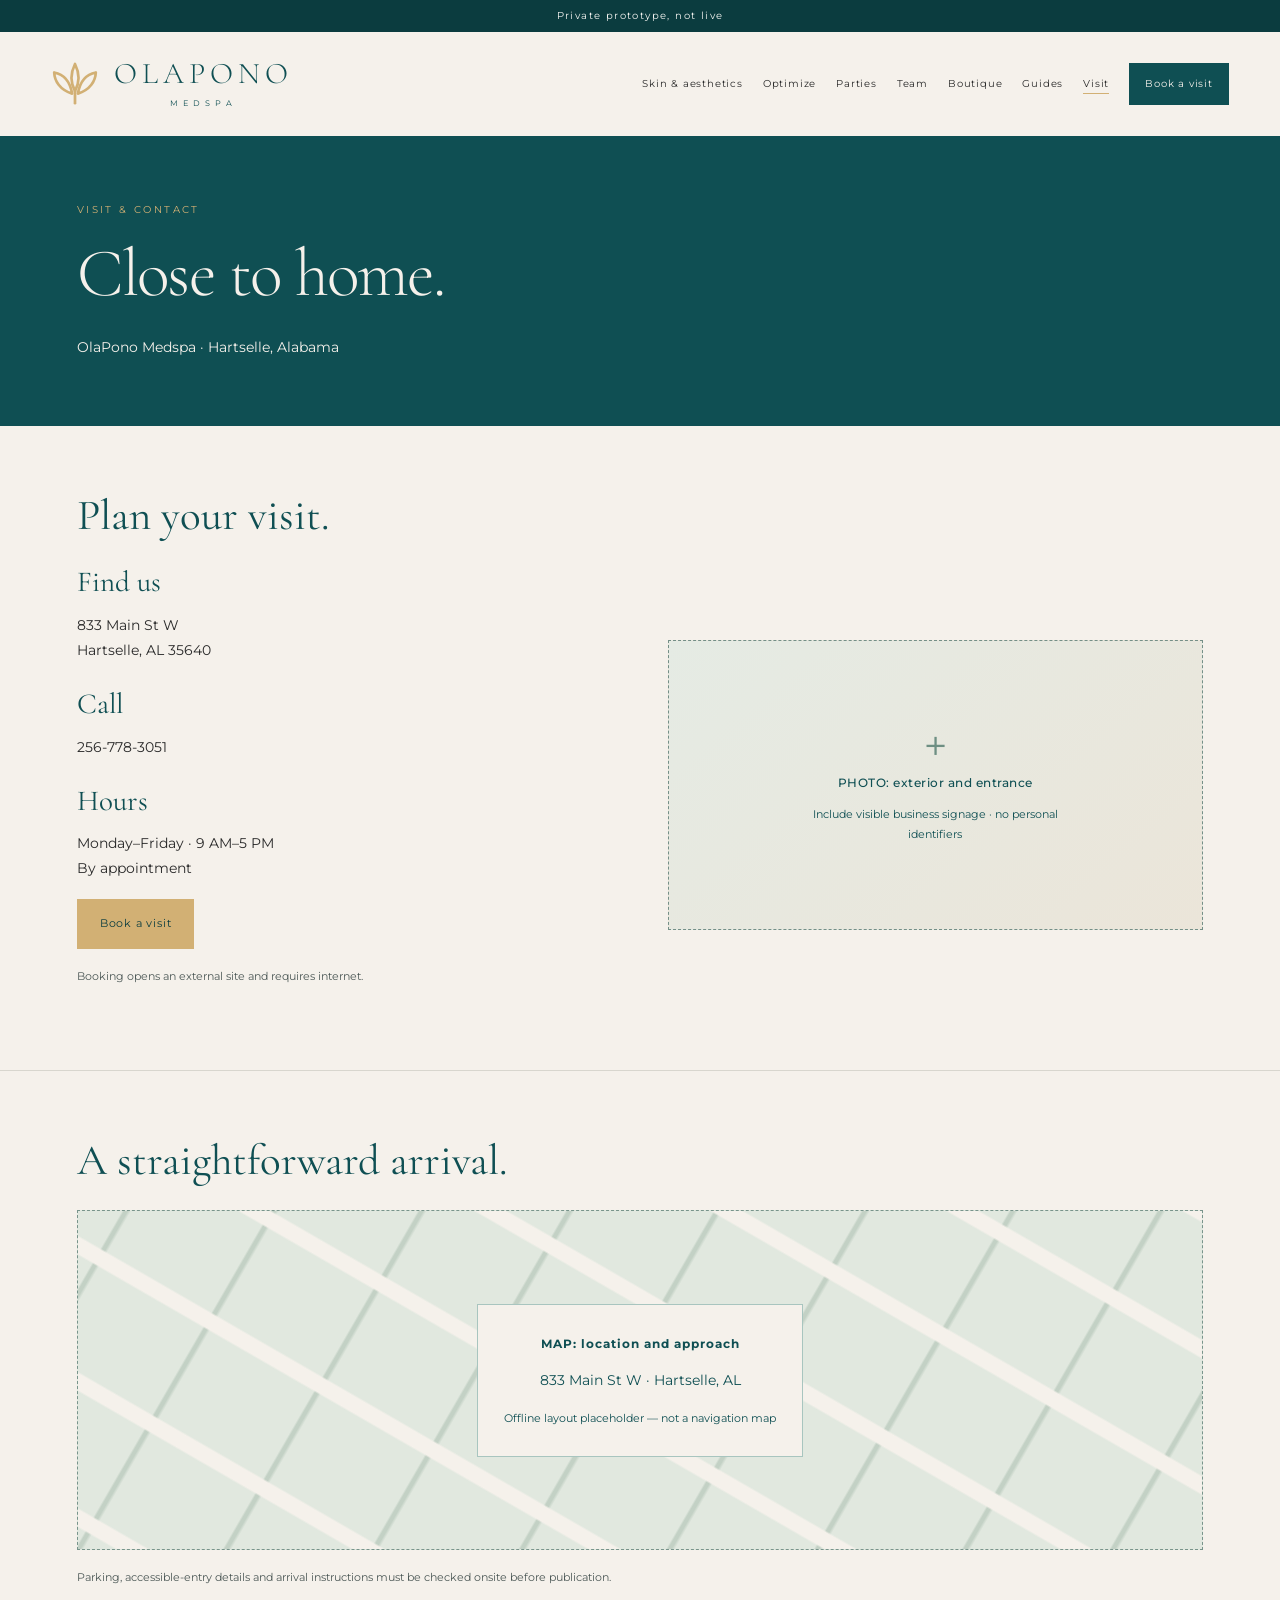
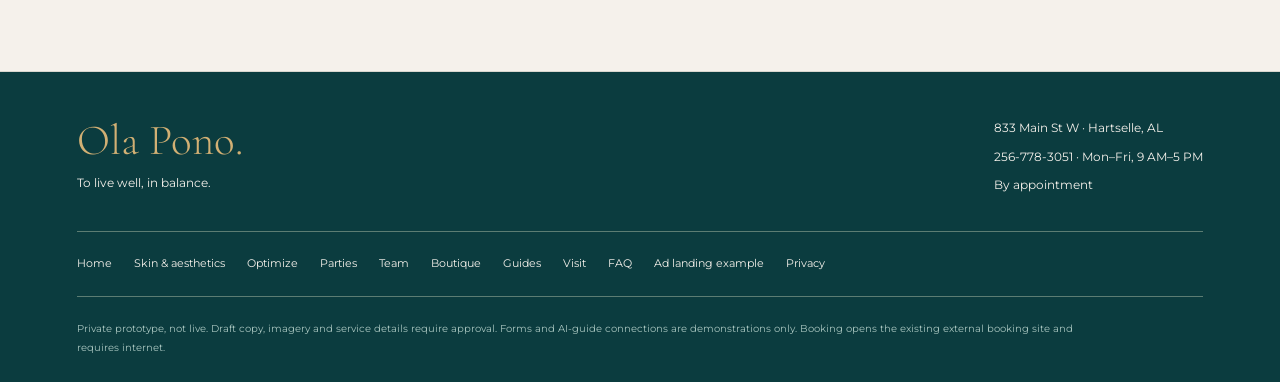
<file: visit.html>
<!doctype html><html lang="en"><head><meta charset="utf-8"><meta name="viewport" content="width=device-width, initial-scale=1"><meta name="robots" content="noindex,nofollow"><meta name="theme-color" content="#0F4F53"><title>Visit &amp; Contact · OlaPono private prototype</title><link href="https://fonts.googleapis.com/css2?family=Cormorant+Garamond:ital,wght@0,300;0,400;1,300&family=Montserrat:wght@200;300;400;500&display=swap" rel="stylesheet"><link rel="stylesheet" href="prototype-base.css"><link rel="stylesheet" href="prototype.css"><script defer src="prototype.js"></script></head><body><a class="skip" href="#main">Skip to content</a><div class="notice">Private prototype, not live</div><header class="nav"><a class="brand" href="index.html" aria-label="OlaPono Medspa home"><svg viewBox="-150 -180 300 280" aria-hidden="true" fill="none" stroke="#D2B074" stroke-width="17" stroke-linecap="round" stroke-linejoin="round">
      <path d="M0 5 C-35 -60 -20 -125 0 -165 C20 -125 35 -60 0 5 Z"/>
      <path d="M-18 20 C-95 -4 -128 -60 -130 -112 C-78 -102 -32 -62 -18 20 Z"/>
      <path d="M18 20 C95 -4 128 -60 130 -112 C78 -102 32 -62 18 20 Z"/>
      <path d="M0 5 L0 80"/>
    </svg><span><span class="brand-name">OLAPONO</span><span class="brand-sub">MEDSPA</span></span></a><nav class="nav-links" aria-label="Main navigation"><a href="skin.html">Skin & aesthetics</a><a href="optimize.html">Optimize</a><a href="parties.html">Parties</a><a href="team.html">Team</a><a href="boutique.html">Boutique</a><a href="guides.html">Guides</a><a href="visit.html" aria-current="page">Visit</a><a class="book" href="https://booking.mangomint.com/506789">Book a visit</a></nav><details class="mobile-nav"><summary>Explore +</summary><div><a href="index.html">Home</a><a href="skin.html">Skin & aesthetics</a><a href="optimize.html">Optimize</a><a href="parties.html">Parties</a><a href="team.html">Team</a><a href="boutique.html">Boutique</a><a href="guides.html">Guides</a><a href="visit.html" aria-current="page">Visit</a><a href="faq.html">FAQ</a><a href="https://booking.mangomint.com/506789">Book a visit</a></div></details></header><main id="main"><section class="page-mast"><div class="container"><p class="eyebrow">VISIT & CONTACT</p><h1>Close to home.</h1><p class="lede">OlaPono Medspa · Hartselle, Alabama</p></div></section><section class="content-section"><div class="container"><h2>Plan your visit.</h2><div class="two-col"><div class="contact-details"><h3>Find us</h3><p>833 Main St W<br>Hartselle, AL 35640</p><h3>Call</h3><p>256-778-3051</p><h3>Hours</h3><p>Monday–Friday · 9 AM–5 PM<br>By appointment</p><a class="btn primary" href="https://booking.mangomint.com/506789">Book a visit</a><p class="small">Booking opens an external site and requires internet.</p></div><div class="photo-placeholder " role="img" aria-label="PHOTO: exterior and entrance placeholder"><span class="photo-icon" aria-hidden="true">＋</span><strong>PHOTO: exterior and entrance</strong><small>Include visible business signage · no personal identifiers</small></div></div></div></section><section class="content-section"><div class="container"><h2>A straightforward arrival.</h2><div class="map-placeholder" role="img" aria-label="Map placeholder for 833 Main St W, Hartselle Alabama"><div class="map-streets" aria-hidden="true"></div><div class="map-label"><strong>MAP: location and approach</strong><p>833 Main St W · Hartselle, AL</p><small>Offline layout placeholder — not a navigation map</small></div></div><p class="small">Parking, accessible-entry details and arrival instructions must be checked onsite before publication.</p></div></section></main><footer class="site-footer"><div class="footer-top"><div><p class="footer-word">Ola Pono.</p><p>To live well, in balance.</p></div><div><p>833 Main St W · Hartselle, AL</p><p>256-778-3051 · Mon–Fri, 9 AM–5 PM</p><p>By appointment</p></div></div><nav class="footer-links" aria-label="Footer navigation"><a href="index.html">Home</a><a href="skin.html">Skin & aesthetics</a><a href="optimize.html">Optimize</a><a href="parties.html">Parties</a><a href="team.html">Team</a><a href="boutique.html">Boutique</a><a href="guides.html">Guides</a><a href="visit.html">Visit</a><a href="faq.html">FAQ</a><a href="offers/dr-a-tox.html">Ad landing example</a><a href="privacy.html">Privacy</a></nav><p class="prototype-note">Private prototype, not live. Draft copy, imagery and service details require approval. Forms and AI-guide connections are demonstrations only. Booking opens the existing external booking site and requires internet.</p></footer></body></html>
</file>
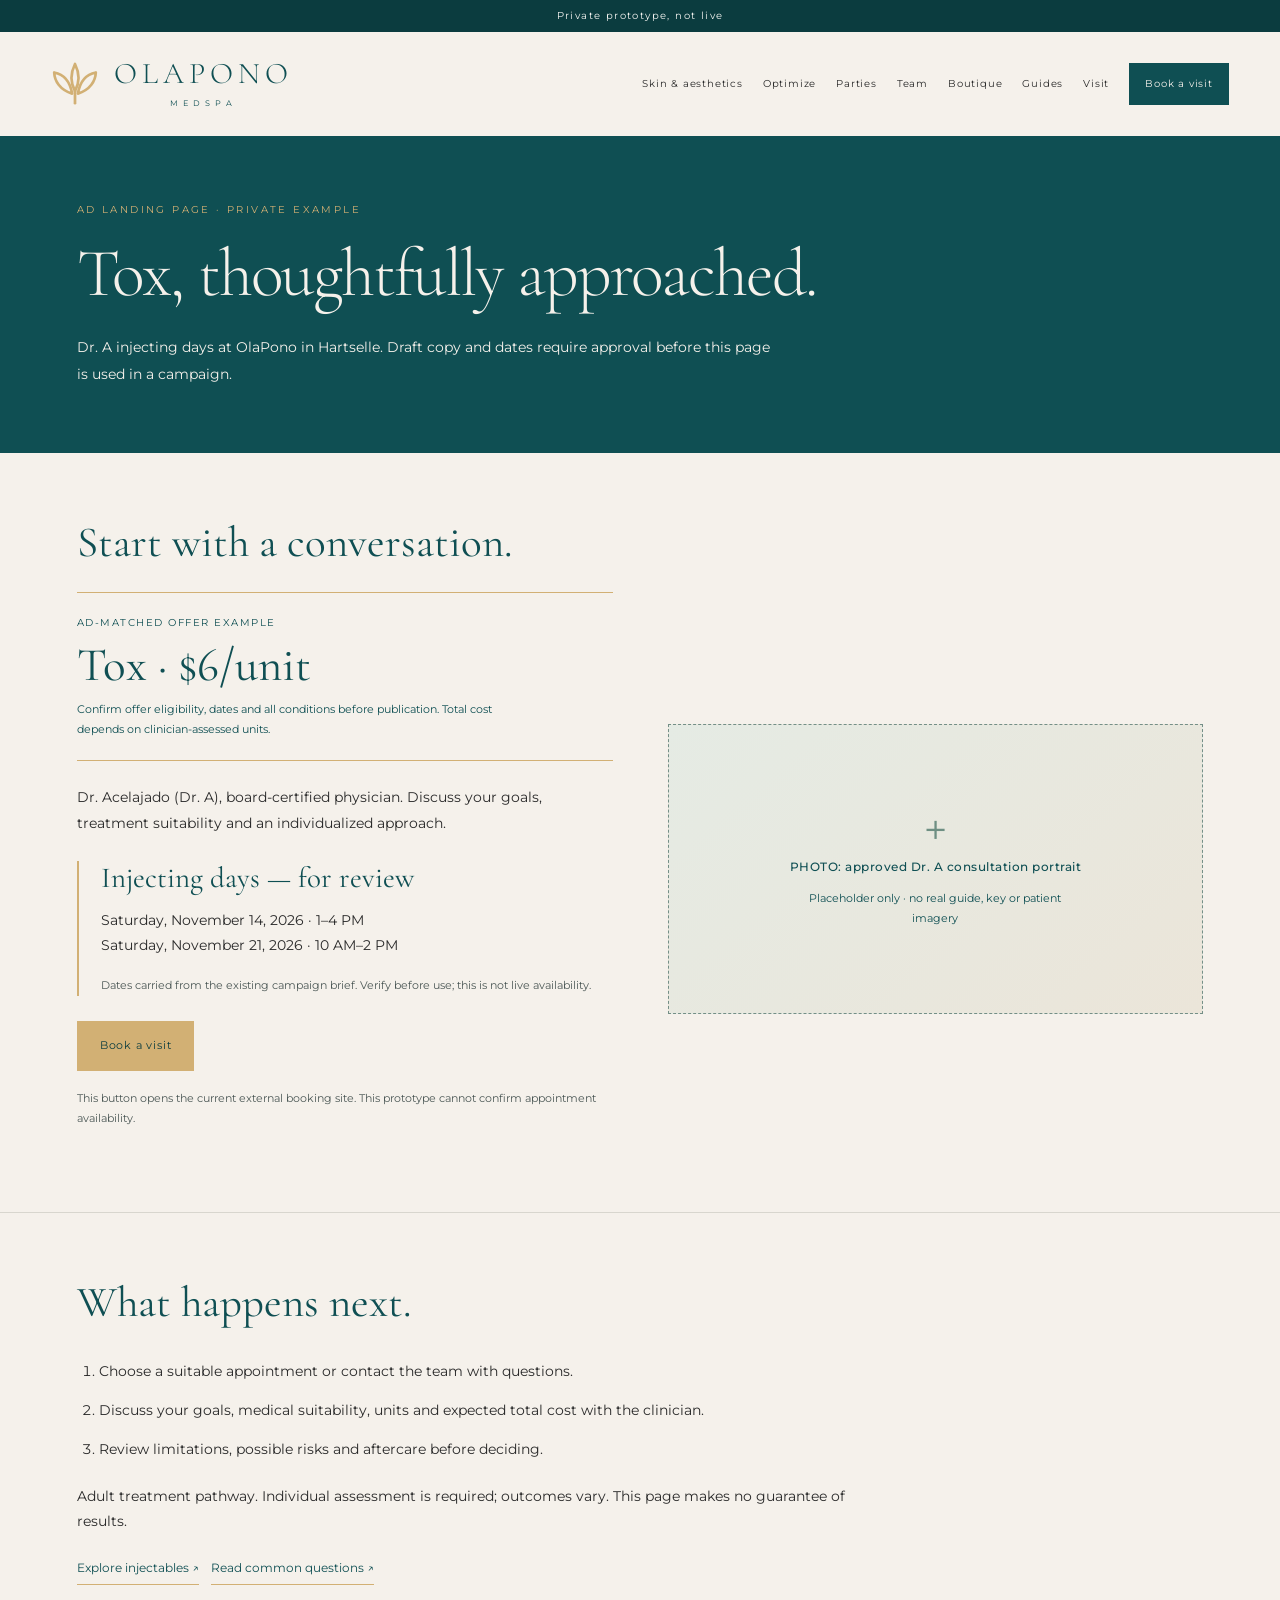
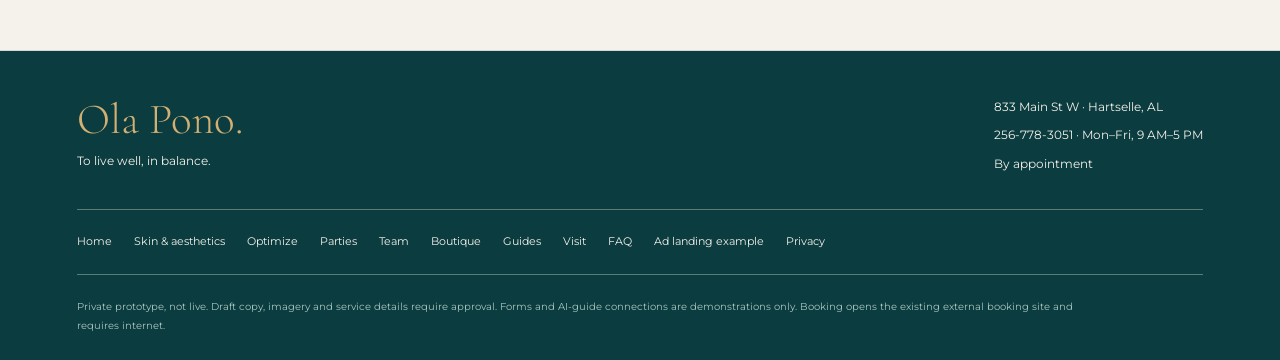
<file: offers/dr-a-tox.html>
<!doctype html><html lang="en"><head><meta charset="utf-8"><meta name="viewport" content="width=device-width, initial-scale=1"><meta name="robots" content="noindex,nofollow"><meta name="theme-color" content="#0F4F53"><title>Dr. A · Tox Offer Example · OlaPono private prototype</title><link href="https://fonts.googleapis.com/css2?family=Cormorant+Garamond:ital,wght@0,300;0,400;1,300&family=Montserrat:wght@200;300;400;500&display=swap" rel="stylesheet"><link rel="stylesheet" href="../prototype-base.css"><link rel="stylesheet" href="../prototype.css"><script defer src="../prototype.js"></script></head><body><a class="skip" href="#main">Skip to content</a><div class="notice">Private prototype, not live</div><header class="nav"><a class="brand" href="../index.html" aria-label="OlaPono Medspa home"><svg viewBox="-150 -180 300 280" aria-hidden="true" fill="none" stroke="#D2B074" stroke-width="17" stroke-linecap="round" stroke-linejoin="round">
      <path d="M0 5 C-35 -60 -20 -125 0 -165 C20 -125 35 -60 0 5 Z"/>
      <path d="M-18 20 C-95 -4 -128 -60 -130 -112 C-78 -102 -32 -62 -18 20 Z"/>
      <path d="M18 20 C95 -4 128 -60 130 -112 C78 -102 32 -62 18 20 Z"/>
      <path d="M0 5 L0 80"/>
    </svg><span><span class="brand-name">OLAPONO</span><span class="brand-sub">MEDSPA</span></span></a><nav class="nav-links" aria-label="Main navigation"><a href="../skin.html">Skin & aesthetics</a><a href="../optimize.html">Optimize</a><a href="../parties.html">Parties</a><a href="../team.html">Team</a><a href="../boutique.html">Boutique</a><a href="../guides.html">Guides</a><a href="../visit.html">Visit</a><a class="book" href="https://booking.mangomint.com/506789">Book a visit</a></nav><details class="mobile-nav"><summary>Explore +</summary><div><a href="../index.html">Home</a><a href="../skin.html">Skin & aesthetics</a><a href="../optimize.html">Optimize</a><a href="../parties.html">Parties</a><a href="../team.html">Team</a><a href="../boutique.html">Boutique</a><a href="../guides.html">Guides</a><a href="../visit.html">Visit</a><a href="../faq.html">FAQ</a><a href="https://booking.mangomint.com/506789">Book a visit</a></div></details></header><main id="main"><section class="page-mast"><div class="container"><p class="eyebrow">AD LANDING PAGE · PRIVATE EXAMPLE</p><h1>Tox, thoughtfully approached.</h1><p class="lede">Dr. A injecting days at OlaPono in Hartselle. Draft copy and dates require approval before this page is used in a campaign.</p></div></section><section class="content-section"><div class="container"><h2>Start with a conversation.</h2><div class="two-col"><div><div class="price-block"><span>AD-MATCHED OFFER EXAMPLE</span><strong>Tox · $6/unit</strong><small>Confirm offer eligibility, dates and all conditions before publication. Total cost depends on clinician-assessed units.</small></div><p>Dr. Acelajado (Dr. A), board-certified physician. Discuss your goals, treatment suitability and an individualized approach.</p><div class="date-panel"><h3>Injecting days — for review</h3><p>Saturday, November 14, 2026 · 1–4 PM<br>Saturday, November 21, 2026 · 10 AM–2 PM</p><p class="small">Dates carried from the existing campaign brief. Verify before use; this is not live availability.</p></div><a class="btn primary" href="https://booking.mangomint.com/506789">Book a visit</a><p class="small">This button opens the current external booking site. This prototype cannot confirm appointment availability.</p></div><div class="photo-placeholder " role="img" aria-label="PHOTO: approved Dr. A consultation portrait placeholder"><span class="photo-icon" aria-hidden="true">＋</span><strong>PHOTO: approved Dr. A consultation portrait</strong><small>Placeholder only · no real guide, key or patient imagery</small></div></div></div></section><section class="content-section"><div class="container"><h2>What happens next.</h2><ol class="plain-list"><li>Choose a suitable appointment or contact the team with questions.</li><li>Discuss your goals, medical suitability, units and expected total cost with the clinician.</li><li>Review limitations, possible risks and aftercare before deciding.</li></ol><p>Adult treatment pathway. Individual assessment is required; outcomes vary. This page makes no guarantee of results.</p><div class="actions"><a class="text-link" href="../skin.html#injectables">Explore injectables ↗</a><a class="text-link" href="../faq.html">Read common questions ↗</a></div></div></section></main><footer class="site-footer"><div class="footer-top"><div><p class="footer-word">Ola Pono.</p><p>To live well, in balance.</p></div><div><p>833 Main St W · Hartselle, AL</p><p>256-778-3051 · Mon–Fri, 9 AM–5 PM</p><p>By appointment</p></div></div><nav class="footer-links" aria-label="Footer navigation"><a href="../index.html">Home</a><a href="../skin.html">Skin & aesthetics</a><a href="../optimize.html">Optimize</a><a href="../parties.html">Parties</a><a href="../team.html">Team</a><a href="../boutique.html">Boutique</a><a href="../guides.html">Guides</a><a href="../visit.html">Visit</a><a href="../faq.html">FAQ</a><a href="../offers/dr-a-tox.html">Ad landing example</a><a href="../privacy.html">Privacy</a></nav><p class="prototype-note">Private prototype, not live. Draft copy, imagery and service details require approval. Forms and AI-guide connections are demonstrations only. Booking opens the existing external booking site and requires internet.</p></footer></body></html>
</file>
<file: prototype-base.css>
:root{--teal:#0F4F53;--teal-deep:#0B3C3F;--gold:#D2B074;--seafoam:#A8C5BF;--ivory:#F5F1EB;--white:#F5F5F2;--charcoal:#2A2A2A;--sans:'Montserrat','Avenir Next',Helvetica,Arial,sans-serif;--serif:'Cormorant Garamond',Georgia,'Times New Roman',serif}
*{box-sizing:border-box}body{margin:0;background:var(--ivory);color:var(--charcoal);font-family:var(--sans);font-weight:400}a{color:inherit;text-decoration:none}button{font:inherit}a:focus-visible,summary:focus-visible{outline:3px solid var(--gold);outline-offset:5px}.skip{position:absolute;top:-100px}.skip:focus{top:8px;left:8px;padding:12px;background:var(--ivory);z-index:30}.notice{padding:8px 20px;text-align:center;background:var(--teal-deep);color:var(--white);font-size:10px;letter-spacing:1.4px;line-height:1.6}.notice span{color:var(--gold)}.nav{display:flex;justify-content:space-between;align-items:center;padding:22px 64px;gap:32px;min-height:104px;background:var(--ivory)}.brand{display:flex;align-items:center;gap:15px;color:var(--teal)}.brand svg{height:58px;width:55px;flex-shrink:0}.brand-name{display:block;font-family:var(--serif);font-weight:300;font-size:32px;letter-spacing:5px;line-height:1.1}.brand-sub{display:block;font-size:9px;letter-spacing:5px;text-align:center;margin-top:6px}.nav-links{display:flex;align-items:center;gap:32px;font-size:11px;letter-spacing:.8px}.nav-links .book{padding:14px 23px;background:var(--teal);color:var(--ivory)}.mobile-nav{display:none}.hero{display:grid;grid-template-columns:56% 44%;position:relative;min-height:612px}.inside{padding:52px 64px 51px;position:relative;background:var(--teal);color:var(--ivory);display:flex;flex-direction:column;justify-content:center}.identity{display:flex;gap:17px;align-items:center;color:var(--gold);margin-bottom:25px}.identity svg{width:57px;height:60px;flex:none}.identity p{font-size:10px;letter-spacing:2.8px;line-height:1.8;margin:0}.eyebrow{font-size:10px;letter-spacing:2.4px;text-transform:uppercase;color:var(--gold);margin:0 0 18px}h1{font-family:var(--serif);font-weight:300;font-size:76px;line-height:1.03;letter-spacing:-1.8px;margin:0 0 25px}h1 span{display:block}h1 em{font-style:italic;color:var(--gold);font-weight:300}.intro{font-size:12px;line-height:1.95;color:var(--white);max-width:400px;margin:0 0 28px;font-weight:300}.actions{display:flex;gap:12px;flex-wrap:wrap;align-items:center}.btn{display:inline-flex;align-items:center;justify-content:center;min-height:47px;padding:14px 22px;font-size:10px;letter-spacing:.8px;border:1px solid var(--gold)}.btn.primary{background:var(--gold);color:var(--teal-deep)}.btn.secondary{color:var(--ivory)}.micro{margin:24px 0 0;font-size:9px;letter-spacing:1px;color:var(--seafoam)}.outside{position:relative;overflow:hidden;background:#e5ded2;min-height:590px}.outside>svg{display:block;position:absolute;width:100%;height:100%;object-fit:cover}.image-caption{position:absolute;bottom:24px;left:28px;right:28px;font-size:9px;letter-spacing:.5px;line-height:1.7;color:var(--teal-deep);background:rgba(245,241,235,.92);padding:11px 14px}.image-caption strong{display:block;letter-spacing:1.8px;font-size:9px;font-weight:500;margin-bottom:2px}.bridge{position:absolute;pointer-events:none;right:-85px;bottom:96px;width:190px;height:100px;z-index:2}.chapters{display:grid;grid-template-columns:repeat(3,1fr);gap:0;padding:32px 64px;border-bottom:1px solid #d8d6ce}.chapter{padding:0 30px;border-left:1px solid #d8d6ce}.chapter:first-child{padding-left:0;border:0}.chapter:last-child{padding-right:0}.chapter .kicker{font-size:9px;letter-spacing:1.8px;color:var(--teal);margin:0 0 8px}.chapter h2{font-family:var(--serif);font-size:29px;font-weight:400;margin:0 0 8px;color:var(--teal)}.chapter p{font-size:10px;line-height:1.8;max-width:290px;margin:0;color:var(--charcoal)}.chapter a{font-size:10px;display:inline-flex;margin-top:12px;gap:12px;border-bottom:1px solid var(--gold);padding-bottom:5px;color:var(--teal)}.meaning{display:flex;justify-content:space-between;align-items:center;gap:30px;padding:32px 64px;color:var(--teal)}.meaning p{font-family:var(--serif);font-size:28px;line-height:1.3;margin:0}.meaning small{display:block;font-family:var(--sans);font-size:9px;letter-spacing:1.8px;margin-bottom:8px}.meaning .address{font-family:var(--sans);font-size:10px;line-height:1.9;text-align:right}.preview-footer{text-align:center;font-size:9px;padding:15px 20px;color:var(--teal);border-top:1px solid #d8d6ce;line-height:1.8}
@media(min-width:1600px){.inside{padding-left:max(64px,calc((100vw - 1312px)/2))}}
@media(max-width:1050px){.nav{padding:20px 32px}.nav-links{gap:18px}.inside{padding:45px 32px}h1{font-size:62px}.chapters,.meaning{padding-left:32px;padding-right:32px}.hero{grid-template-columns:57% 43%}}
@media(max-width:700px){.notice{font-size:8px;letter-spacing:1px;padding:8px 16px}.nav{padding:15px 22px;min-height:84px;gap:12px}.brand{gap:9px}.brand svg{width:37px;height:43px}.brand-name{font-size:23px;letter-spacing:3px}.brand-sub{font-size:7px;letter-spacing:3px;margin-top:4px}.nav-links{display:none}.mobile-nav{display:block;position:relative}.mobile-nav summary{cursor:pointer;list-style:none;padding:10px 11px;border:1px solid var(--teal);font-size:9px;letter-spacing:.6px;color:var(--teal)}.mobile-nav summary::-webkit-details-marker{display:none}.mobile-nav div{position:absolute;right:0;top:42px;width:190px;z-index:20;background:var(--ivory);box-shadow:0 5px 25px #0b3c3f20;border:1px solid var(--seafoam);padding:12px}.mobile-nav a{display:block;padding:12px;font-size:11px;color:var(--teal)}.hero{display:flex;flex-direction:column;min-height:0}.inside{padding:32px 25px 35px}.identity{gap:12px;margin-bottom:22px}.identity svg{width:41px;height:44px}.identity p{font-size:8px;letter-spacing:2px}.eyebrow{font-size:8px;letter-spacing:1.8px;margin-bottom:17px}h1{font-size:50px;line-height:1.05;letter-spacing:-1px;margin-bottom:20px}.intro{font-size:11px;line-height:1.85;margin-bottom:24px;max-width:320px}.btn{min-height:45px;padding:12px 17px;font-size:9px}.actions{gap:10px}.micro{font-size:8px;letter-spacing:.6px;margin-top:20px}.bridge{display:none}.outside{min-height:295px;height:295px}.outside>svg{height:100%;width:100%}.image-caption{left:20px;right:20px;bottom:15px;font-size:8px;padding:9px 12px}.image-caption strong{font-size:8px}.chapters{display:block;padding:6px 25px 4px}.chapter,.chapter:first-child,.chapter:last-child{padding:23px 0;border-left:0;border-bottom:1px solid #d8d6ce}.chapter:last-child{border:0}.chapter h2{font-size:28px}.chapter p{max-width:none;font-size:10px}.meaning{padding:28px 25px;display:block}.meaning p{font-size:26px}.meaning .address{text-align:left;margin-top:23px;font-size:10px}.preview-footer{font-size:8px;padding:14px 25px}}
</file>
<file: prototype.css>
html{scroll-behavior:smooth}body{font-size:14px;line-height:1.8}p{margin:0 0 18px}h2,h3{font-family:var(--serif);font-weight:400;color:var(--teal);line-height:1.15}h2{font-size:43px;margin:0 0 25px}h3{font-size:29px;margin:24px 0 14px}a,button{touch-action:manipulation}button{cursor:pointer}button:disabled{cursor:not-allowed;opacity:.7}button:focus-visible,input:focus-visible{outline:3px solid var(--gold);outline-offset:4px}.nav{padding:20px 4%;gap:24px}.nav-links{gap:20px;font-size:10px}.nav-links a[aria-current="page"]{border-bottom:1px solid var(--gold)}.nav-links .book{padding:12px 16px}.brand-name{font-size:30px}.brand svg{width:48px;height:52px}.brand-sub{font-size:8px}.container{max-width:1180px;margin:auto}.content-section{padding:65px 6%;border-bottom:1px solid #d8d6ce}.content-section p{max-width:780px}.two-col{display:grid;grid-template-columns:1fr 1fr;gap:55px;align-items:center}.two-col>*,.guide-grid>*,.team-grid>*{min-width:0}.text-panel{padding:12px 0}.page-mast{padding:65px 6%;background:var(--teal);color:var(--ivory)}.page-mast h1{font-size:68px;line-height:1.08;margin:0 0 24px;max-width:950px}.page-mast .lede{font-size:14px;line-height:1.9;max-width:700px;margin:0;color:var(--ivory)}.page-mast .eyebrow{font-size:10px}.section-label{font-size:10px;letter-spacing:2px;color:var(--teal);margin:0 0 16px}.btn.dark{background:var(--teal);color:var(--ivory);border-color:var(--teal)}.content-section .btn{font-size:11px}.text-link{font-size:12px;color:var(--teal);border-bottom:1px solid var(--gold);padding:5px 0;display:inline-flex}.large-serif{font:400 43px/1.2 var(--serif);color:var(--teal)}.small,small{font-size:11px;line-height:1.8}.small{color:#4c5856;margin-top:18px}.photo-placeholder{border:1px dashed #748f87;min-height:290px;background:linear-gradient(140deg,#e5ebe4,#ebe5d9);padding:35px;display:flex;flex-direction:column;align-items:center;justify-content:center;gap:12px;text-align:center;color:var(--teal)}.photo-placeholder strong{font-weight:500;font-size:12px;line-height:1.7;letter-spacing:.5px}.photo-placeholder small{max-width:300px}.photo-icon{font-size:35px;font-weight:200;color:#6e8f83;line-height:1}.video-placeholder{min-height:300px}.hero-shot-label{position:absolute;z-index:3;top:25px;left:28px;right:28px;border:1px dashed #6a7d6c;color:var(--teal-deep);background:#f5f1ebed;padding:12px;font-size:10px;line-height:1.7}.hero-shot-label small{font-size:9px}.subnav{padding:23px 0;display:flex;gap:13px;flex-wrap:wrap}.subnav a{padding:9px 15px;border:1px solid var(--seafoam);font-size:11px;color:var(--teal);min-height:44px}.price-block{border-top:1px solid var(--gold);border-bottom:1px solid var(--gold);padding:21px 0;margin-bottom:24px;display:flex;flex-direction:column;gap:8px;color:var(--teal)}.price-block span{font-size:10px;letter-spacing:1.5px}.price-block strong{font:400 47px/1.1 var(--serif)}.price-block small{max-width:440px}.date-panel{border-left:2px solid var(--gold);padding-left:22px;margin:25px 0}.event-list{display:grid;grid-template-columns:1fr 1fr;gap:25px}.event-list article{border-top:1px solid var(--gold);padding:20px 0}.event-list span{font-size:9px;letter-spacing:1.3px;color:var(--teal)}.event-list h3{margin-top:12px}.empty-placeholder{border:1px dashed #748f87;padding:30px;margin-top:22px;background:#e8e9df;font-size:13px;color:var(--teal)}.form-demo{max-width:760px;background:#e8e9df;padding:32px}.form-demo h3{margin-top:0}.form-demo fieldset{border:1px dashed #8aa096;padding:22px;margin:22px 0}.form-demo legend{padding:0 8px;font-size:10px}.form-grid{display:grid;grid-template-columns:1fr 1fr;gap:20px}.form-demo label{display:block;font-size:11px}.form-demo input:not([type=checkbox]){width:100%;min-height:46px;border:1px solid #9aaca4;background:var(--ivory);color:var(--charcoal);padding:12px;font:inherit;opacity:1;margin-top:8px}.form-demo input:disabled{opacity:.8}.form-demo .consent{margin:20px 0;display:flex;gap:10px;align-items:flex-start}.form-demo .consent input{margin-top:5px}.team-grid{display:grid;grid-template-columns:repeat(4,1fr);gap:27px}.portrait{background:#dfe7df;border:1px dashed #78948b;display:flex;flex-direction:column;align-items:center;justify-content:flex-end;min-height:250px;overflow:hidden}.portrait span{font-size:9px;text-align:center;padding:11px;color:var(--teal);border-top:1px dashed #78948b;width:100%;line-height:1.6}.silhouette{max-width:100%;height:193px;fill:#9db5aa}.person h2{font-size:29px;margin:22px 0 8px}.person p{font-size:12px;line-height:1.8}.person .role{font-size:10px;letter-spacing:.7px;color:var(--teal);margin-bottom:13px}.brand-list{padding:0;list-style:none;display:grid;grid-template-columns:repeat(3,1fr);gap:0 35px}.brand-list li{border-bottom:1px solid #c5cfc7;padding:17px 0;color:var(--teal);font-size:13px}.guide-grid{display:grid;grid-template-columns:1fr 1fr;gap:35px}.guide-card{border:1px solid #becbc3;padding:35px;background:#eceee5}.guide-glyph{font:300 60px/1 var(--serif);color:var(--teal);border-bottom:1px solid var(--gold);padding:15px 0;margin-bottom:22px}.guide-card h2{font-size:48px;margin-bottom:8px}.guide-card h3{margin:0 0 18px;font-size:27px}.demo-message{padding:15px;margin-top:18px!important;border-left:2px solid var(--gold);font-size:12px}.faq-list details{border-bottom:1px solid #bac9bf;padding:22px 0}.faq-list summary{cursor:pointer;color:var(--teal);font-size:16px;line-height:1.6;padding-right:20px}.faq-list details p{margin-top:18px;font-size:13px}.plain-list{padding-left:22px;max-width:800px}.plain-list li{padding:7px 0}.contact-details h3:first-child{margin-top:0}.map-placeholder{min-height:340px;background:#e1e8df;position:relative;overflow:hidden;display:flex;justify-content:center;align-items:center;border:1px dashed #78948b}.map-streets{position:absolute;inset:-60px;background:repeating-linear-gradient(30deg,transparent 0,transparent 100px,#f5f1eb 102px,#f5f1eb 116px,transparent 118px),repeating-linear-gradient(120deg,transparent 0,transparent 120px,#c3d1c5 122px,#c3d1c5 125px,transparent 128px)}.map-label{z-index:1;background:var(--ivory);padding:26px;text-align:center;color:var(--teal);max-width:85%;border:1px solid var(--seafoam)}.map-label strong{font-size:12px;letter-spacing:1px}.map-label p{margin:12px 0;font-size:14px}.site-footer{background:var(--teal-deep);color:var(--ivory);padding:45px 6% 25px}.footer-top{display:flex;justify-content:space-between;gap:35px}.footer-top p{font-size:12px;line-height:1.8;margin-bottom:7px}.footer-top .footer-word{font:300 43px/1.1 var(--serif);color:var(--gold)}.footer-links{display:flex;gap:13px 22px;flex-wrap:wrap;border-top:1px solid #5c7d73;border-bottom:1px solid #5c7d73;padding:22px 0;margin-top:28px}.footer-links a{font-size:11px}.prototype-note{font-size:10px;line-height:1.9;margin:22px 0 0;max-width:1000px;color:var(--seafoam)}
@media(max-width:1200px){.nav-links{gap:12px;font-size:9px}.brand-name{font-size:26px}.brand{gap:10px}.nav{padding:18px 3%;gap:20px}.nav-links .book{padding:10px 12px}.team-grid{grid-template-columns:repeat(2,1fr)}.subnav{margin:0 6%}}
@media(max-width:1000px){.nav-links{display:none}.mobile-nav{display:block}.mobile-nav summary{cursor:pointer;list-style:none;padding:10px 14px;border:1px solid var(--teal);font-size:11px;color:var(--teal)}.mobile-nav{position:relative}.mobile-nav div{position:absolute;right:0;top:45px;width:220px;z-index:30;background:var(--ivory);border:1px solid var(--seafoam);padding:10px;max-height:75vh;overflow:auto}.mobile-nav a{display:block;padding:9px 12px;font-size:12px;color:var(--teal);min-height:43px}.two-col{gap:30px}.page-mast h1{font-size:57px}.inside h1{font-size:60px}}
@media(max-width:700px){body{font-size:13px;line-height:1.85}.nav{padding:16px 24px}.brand-name{font-size:23px}.brand svg{width:37px;height:43px}.brand-sub{font-size:7px}.inside h1{font-size:48px}.hero-shot-label{top:14px;left:20px;right:20px;font-size:9px;padding:9px}.hero-shot-label small{font-size:8px}.content-section{padding:40px 25px}.two-col{grid-template-columns:1fr;gap:28px}.page-mast{padding:42px 25px}.page-mast h1{font-size:47px;letter-spacing:-.8px;margin-bottom:19px}.page-mast .lede{font-size:12px}.page-mast .eyebrow{font-size:9px;line-height:1.8}h2{font-size:35px;margin-bottom:20px}h3{font-size:26px}.photo-placeholder{min-height:230px;padding:25px}.photo-placeholder strong{font-size:11px}.photo-placeholder small{font-size:10px}.subnav{padding:20px 0;margin:0 25px;gap:9px}.subnav a{font-size:10px;padding:8px 12px}.team-grid,.guide-grid,.event-list,.form-grid{grid-template-columns:1fr}.team-grid{gap:35px}.portrait{min-height:245px}.person h2{font-size:31px}.person p{font-size:12px}.brand-list{grid-template-columns:1fr 1fr;gap:0 20px}.brand-list li{font-size:11px;overflow-wrap:anywhere}.form-demo{padding:23px 18px}.form-demo fieldset{padding:15px}.form-demo .consent{font-size:10px}.form-demo legend{font-size:9px}.guide-card{padding:27px}.event-list{gap:0}.event-list article{padding:22px 0}.footer-top{display:block}.footer-top>div+div{margin-top:25px}.site-footer{padding:35px 25px 24px}.footer-links{gap:15px 21px}.footer-links a{font-size:10px}.prototype-note{font-size:9px}.map-placeholder{min-height:300px}.price-block strong{font-size:44px}.large-serif{font-size:36px}}
@media(prefers-reduced-motion:reduce){html{scroll-behavior:auto}}
</file>
